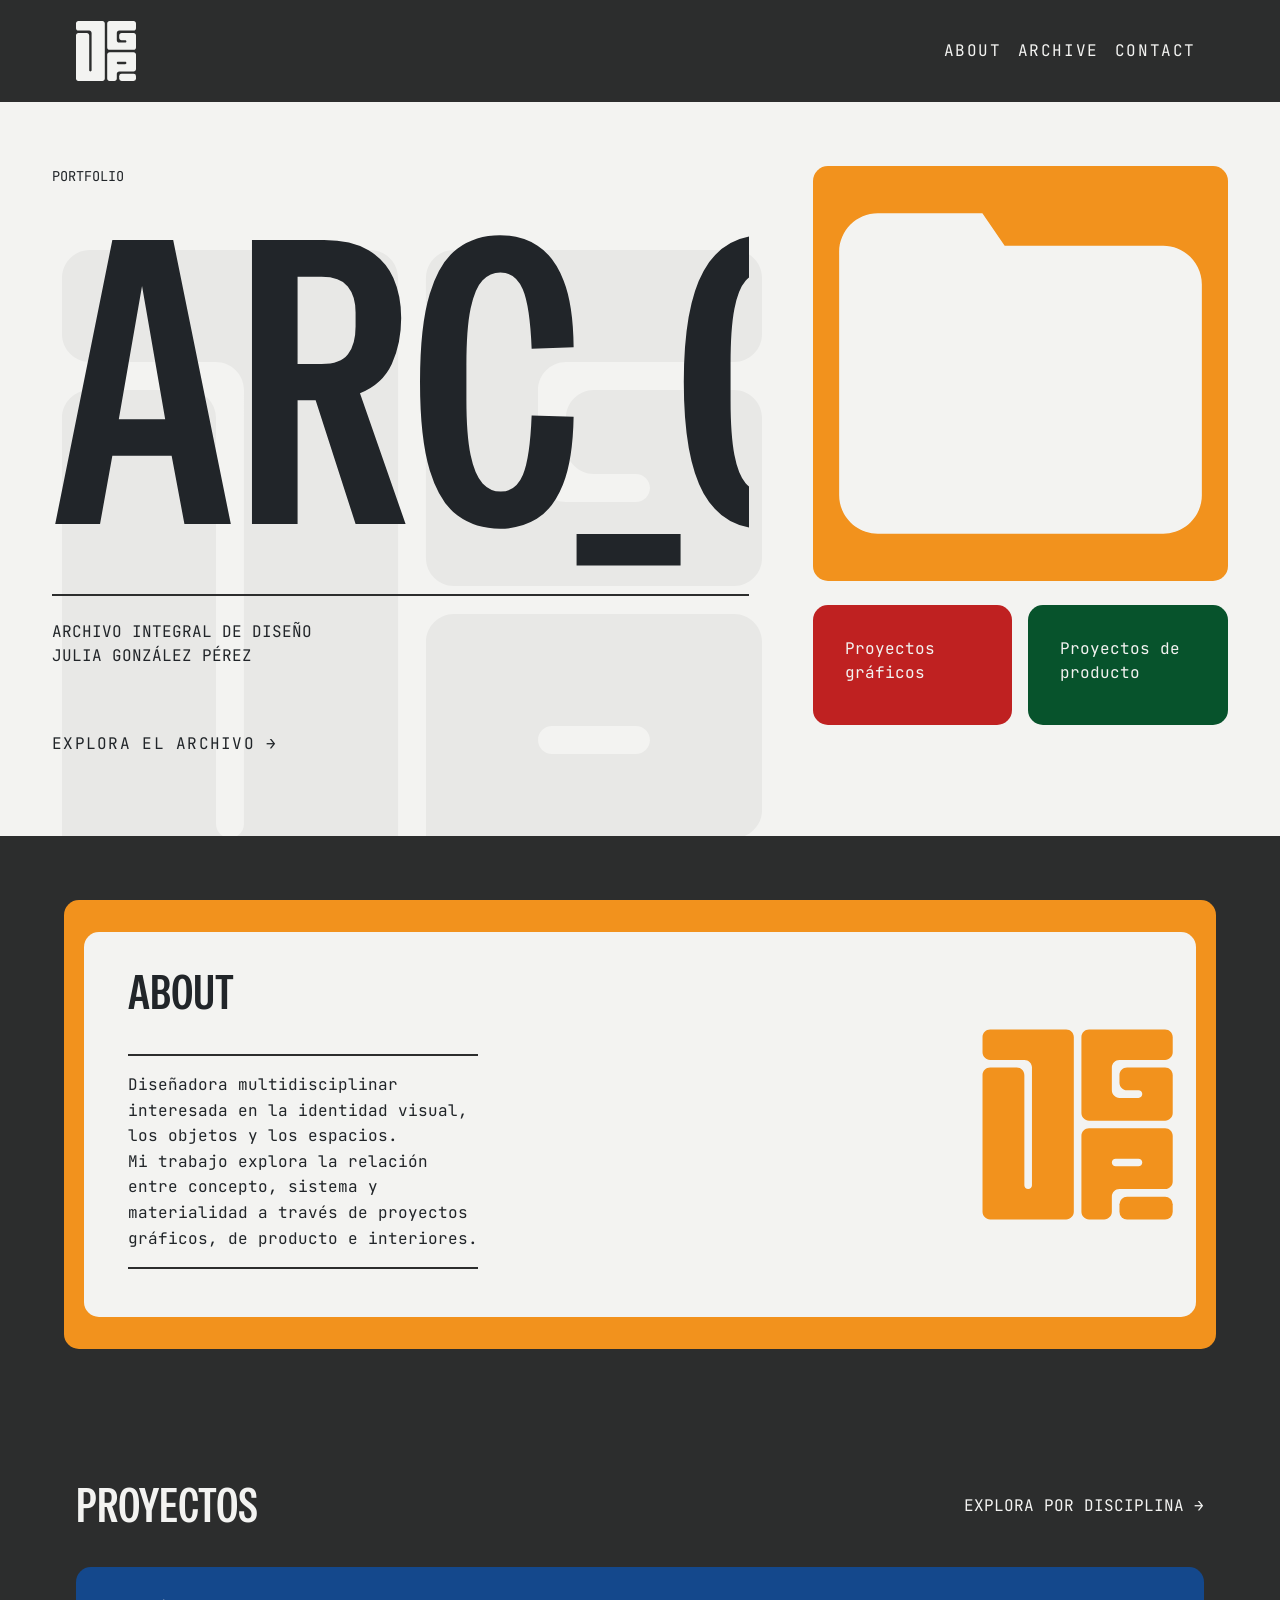
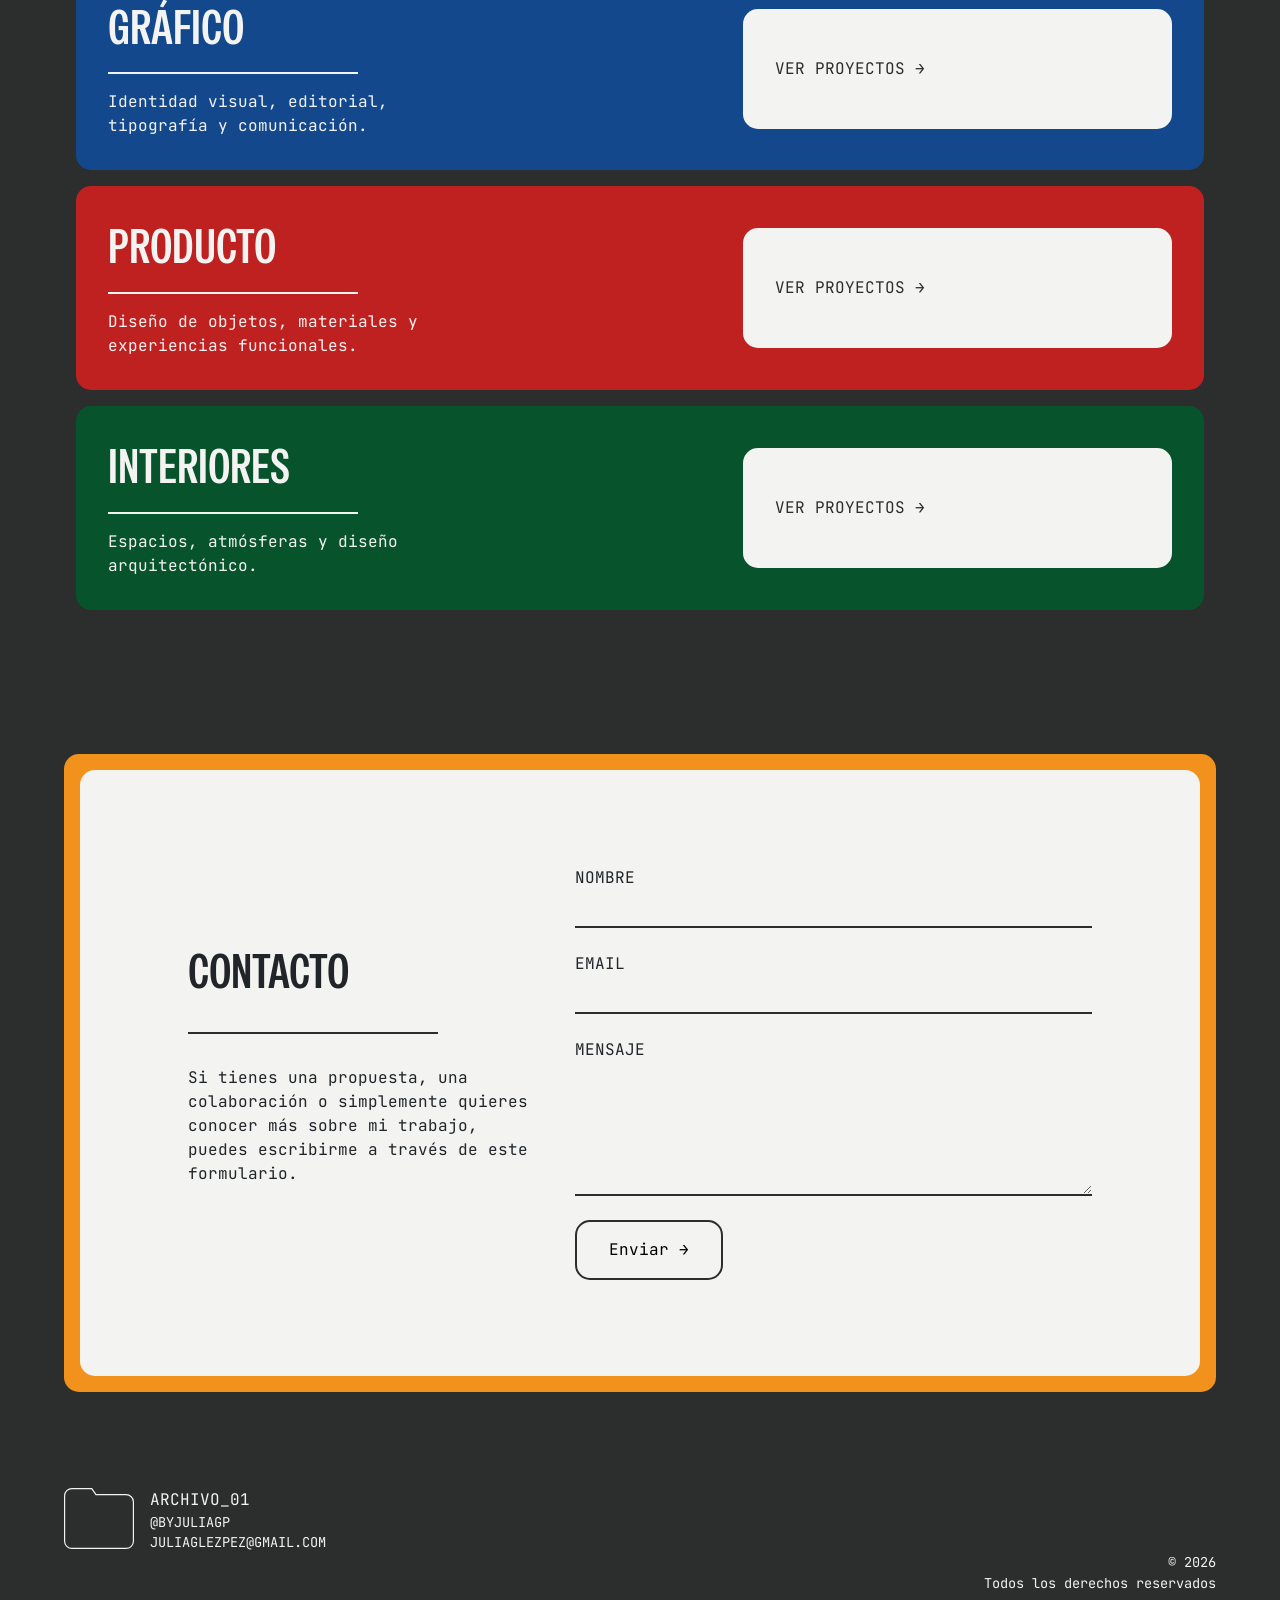
<file: index.html>
<!doctype html>
<html lang="en">
  <head>
    <meta charset="UTF-8" />
    <meta name="viewport" content="width=device-width, initial-scale=1.0" />
    <title>Arc | 01</title>
    <meta
      name="description"
      content="Portfolio de Julia González Pérez. Proyectos de diseño gráfico, diseño de producto e interiores."
    />

    <meta
      name="keywords"
      content="portfolio, diseño gráfico, branding, diseño de producto, interiores"
    />

    <meta name="author" content="Julia González Pérez" />
    <link rel="icon" type="image/svg+xml" href="img/logos/monograma.svg" />
    <link
      href="https://cdn.jsdelivr.net/npm/bootstrap@5.3.8/dist/css/bootstrap.min.css"
      rel="stylesheet"
    />
    <link rel="preconnect" href="https://fonts.googleapis.com" />
    <link rel="preconnect" href="https://fonts.gstatic.com" crossorigin />
    <link
      href="https://fonts.googleapis.com/css2?family=JetBrains+Mono:ital,wght@0,100..800;1,100..800&family=Special+Gothic+Condensed+One&display=swap"
      rel="stylesheet"
    />
    <link rel="stylesheet" href="css/style.css" />
    <script src="js/script.js" defer></script>
  </head>
  <body>
    <header>
      <nav class="navbar navbar-expand-lg navbar-dark portfolio__navbar">
        <div class="container-fluid">
          <a href="index.html" class="navbar-brand portfolio__navbar-logo">
            <img src="img/logos/monograma_blanco.svg" alt="Logo JGP" />
          </a>

          <button
            class="navbar-toggler"
            type="button"
            data-bs-toggle="collapse"
            data-bs-target="#portfolioMenu"
          >
            <span class="navbar-toggler-icon"></span>
          </button>

          <div class="collapse navbar-collapse" id="portfolioMenu">
            <ul class="navbar-nav ms-auto">
              <li class="nav-item">
                <a href="index.html#about" class="nav-link"> About </a>
              </li>

              <li class="nav-item">
                <a href="index.html#archive" class="nav-link"> Archive </a>
              </li>

              <li class="nav-item">
                <a href="index.html#contact" class="nav-link"> Contact </a>
              </li>
            </ul>
          </div>
        </div>
      </nav>
    </header>
    <main>
      <section class="hero__home">
        <div class="row">
          <div class="hero__watermark">
            <img src="img/logos/monograma.svg" alt="" aria-hidden="true" />
          </div>
          <div class="col-12 col-lg-7 hero__info">
            <div class="hero__header">
              <div class="hero__main">
                <p class="hero__label">Portfolio</p>

                <h1 class="hero__title">ARC_01</h1>

                <div class="hero__description">
                  <p>
                    Archivo integral de diseño
                    <br />
                    Julia González Pérez
                  </p>
                </div>
                <p class="hero__explore">Explora el archivo →</p>
              </div>

              <div class="hero__metadata">
                <div>
                  <span>Categorías</span>

                  <p>Interior</p>
                  <p>Gráfico</p>
                  <p>Producto</p>
                </div>

                <div>
                  <span>Ubicación</span>

                  <p>Madrid, ES</p>
                </div>

                <div>
                  <span>Año</span>

                  <p>2026</p>
                </div>
              </div>
            </div>
          </div>

          <div class="col-12 col-lg-5 hero__visual">
            <div class="hero__folder">
              <img
                src="img/logos/SVG/folder_amarilla.svg"
                alt="Archivo de proyectos"
              />
            </div>

            <div class="hero__cta">
              <a href="grafico.html"> Proyectos gráficos </a>

              <a href="producto.html"> Proyectos de producto </a>
            </div>
          </div>
        </div>
      </section>
      <section class="about animar-scroll" id="about">
        <div class="about__card">
          <div class="row align-items-center">
            <div class="col-12 col-lg-5">
              <div class="about__content">
                <h2 class="about__title">ABOUT</h2>

                <p class="about__text">
                  Diseñadora multidisciplinar interesada en la identidad visual,
                  los objetos y los espacios. <br />Mi trabajo explora la
                  relación entre concepto, sistema y materialidad a través de
                  proyectos gráficos, de producto e interiores.
                </p>
              </div>
            </div>

            <div class="col-12 col-lg-7">
              <div class="about__logo">
                <img
                  src="img/logos/monograma_amarillo-02.svg"
                  alt="Monograma amarillo JGP"
                />
              </div>
            </div>
          </div>
        </div>
      </section>
      <section class="proyectos animar-scroll" id="archive">
        <div class="container-fluid">
          <div class="proyectos__cabecera">
            <h2 class="proyectos__titulo">PROYECTOS</h2>

            <p class="proyectos__etiqueta">EXPLORA POR DISCIPLINA →</p>
          </div>

          <article class="proyectos__banner proyectos__banner--grafico">
            <div class="row align-items-center">
              <div class="col-12 col-lg-7">
                <div class="proyectos__contenido">
                  <h3 class="proyectos__nombre">GRÁFICO</h3>

                  <div class="proyectos__linea"></div>

                  <p class="proyectos__descripcion">
                    Identidad visual, editorial, tipografía y comunicación.
                  </p>
                </div>
              </div>

              <div class="col-12 col-lg-5">
                <a href="grafico.html" class="proyectos__cta">
                  VER PROYECTOS →
                </a>
              </div>
            </div>
          </article>

          <article class="proyectos__banner proyectos__banner--producto">
            <div class="row align-items-center">
              <div class="col-12 col-lg-7">
                <div class="proyectos__contenido">
                  <h3 class="proyectos__nombre">PRODUCTO</h3>

                  <div class="proyectos__linea"></div>

                  <p class="proyectos__descripcion">
                    Diseño de objetos, materiales y experiencias funcionales.
                  </p>
                </div>
              </div>

              <div class="col-12 col-lg-5">
                <a href="producto.html" class="proyectos__cta">
                  VER PROYECTOS →
                </a>
              </div>
            </div>
          </article>

          <article class="proyectos__banner proyectos__banner--interiores">
            <div class="row align-items-center">
              <div class="col-12 col-lg-7">
                <div class="proyectos__contenido">
                  <h3 class="proyectos__nombre">INTERIORES</h3>

                  <div class="proyectos__linea"></div>

                  <p class="proyectos__descripcion">
                    Espacios, atmósferas y diseño arquitectónico.
                  </p>
                </div>
              </div>

              <div class="col-12 col-lg-5">
                <a href="interiores.html" class="proyectos__cta">
                  VER PROYECTOS →
                </a>
              </div>
            </div>
          </article>
        </div>
      </section>
      <section id="contact" class="contacto animar-scroll">
        <div class="contacto__marco">
          <div class="contacto__contenido">
            <div class="container">
              <div class="row align-items-center">
                <div class="col-12 col-lg-5">
                  <div class="contacto__info">
                    <h2 class="contacto__titulo">CONTACTO</h2>

                    <div class="contacto__linea"></div>

                    <p class="contacto__texto">
                      Si tienes una propuesta, una colaboración o simplemente
                      quieres conocer más sobre mi trabajo, puedes escribirme a
                      través de este formulario.
                    </p>
                  </div>
                </div>

                <div class="col-12 col-lg-7">
                  <form
                    id="formulario-contacto"
                    class="contacto__formulario"
                    novalidate
                  >
                    <div class="mb-4">
                      <label for="nombre" class="contacto__label">
                        Nombre
                      </label>

                      <input
                        type="text"
                        id="nombre"
                        class="form-control contacto__input"
                      />

                      <div id="error-nombre" class="invalid-feedback"></div>
                    </div>

                    <div class="mb-4">
                      <label for="email" class="contacto__label"> Email </label>

                      <input
                        type="email"
                        id="email"
                        class="form-control contacto__input"
                      />

                      <div id="error-email" class="invalid-feedback"></div>
                    </div>

                    <div class="mb-4">
                      <label for="mensaje" class="contacto__label">
                        Mensaje
                      </label>

                      <textarea
                        id="mensaje"
                        rows="5"
                        class="form-control contacto__input"
                      ></textarea>

                      <div id="error-mensaje" class="invalid-feedback"></div>
                    </div>

                    <button type="submit" class="contacto__boton">
                      Enviar →
                    </button>
                  </form>
                </div>
              </div>
            </div>
          </div>
        </div>
      </section>
    </main>
    <footer>
      <div class="footer">
        <div class="footer__marca">
          <img src="img/logos/SVG/folder-borde.svg" alt="Archivo" />

          <div class="footer__texto">
            <p class="footer__nombre">ARCHIVO_01</p>

            <p class="footer__descripcion">
              @byjuliagp
              <br />
              juliaglezpez@gmail.com
            </p>
          </div>
        </div>

        <div class="footer__legal">
          <p>© 2026</p>
          <p>Todos los derechos reservados</p>
        </div>
      </div>
    </footer>

    <script src="https://cdn.jsdelivr.net/npm/bootstrap@5.3.8/dist/js/bootstrap.bundle.min.js"></script>
  </body>
</html>
</file>
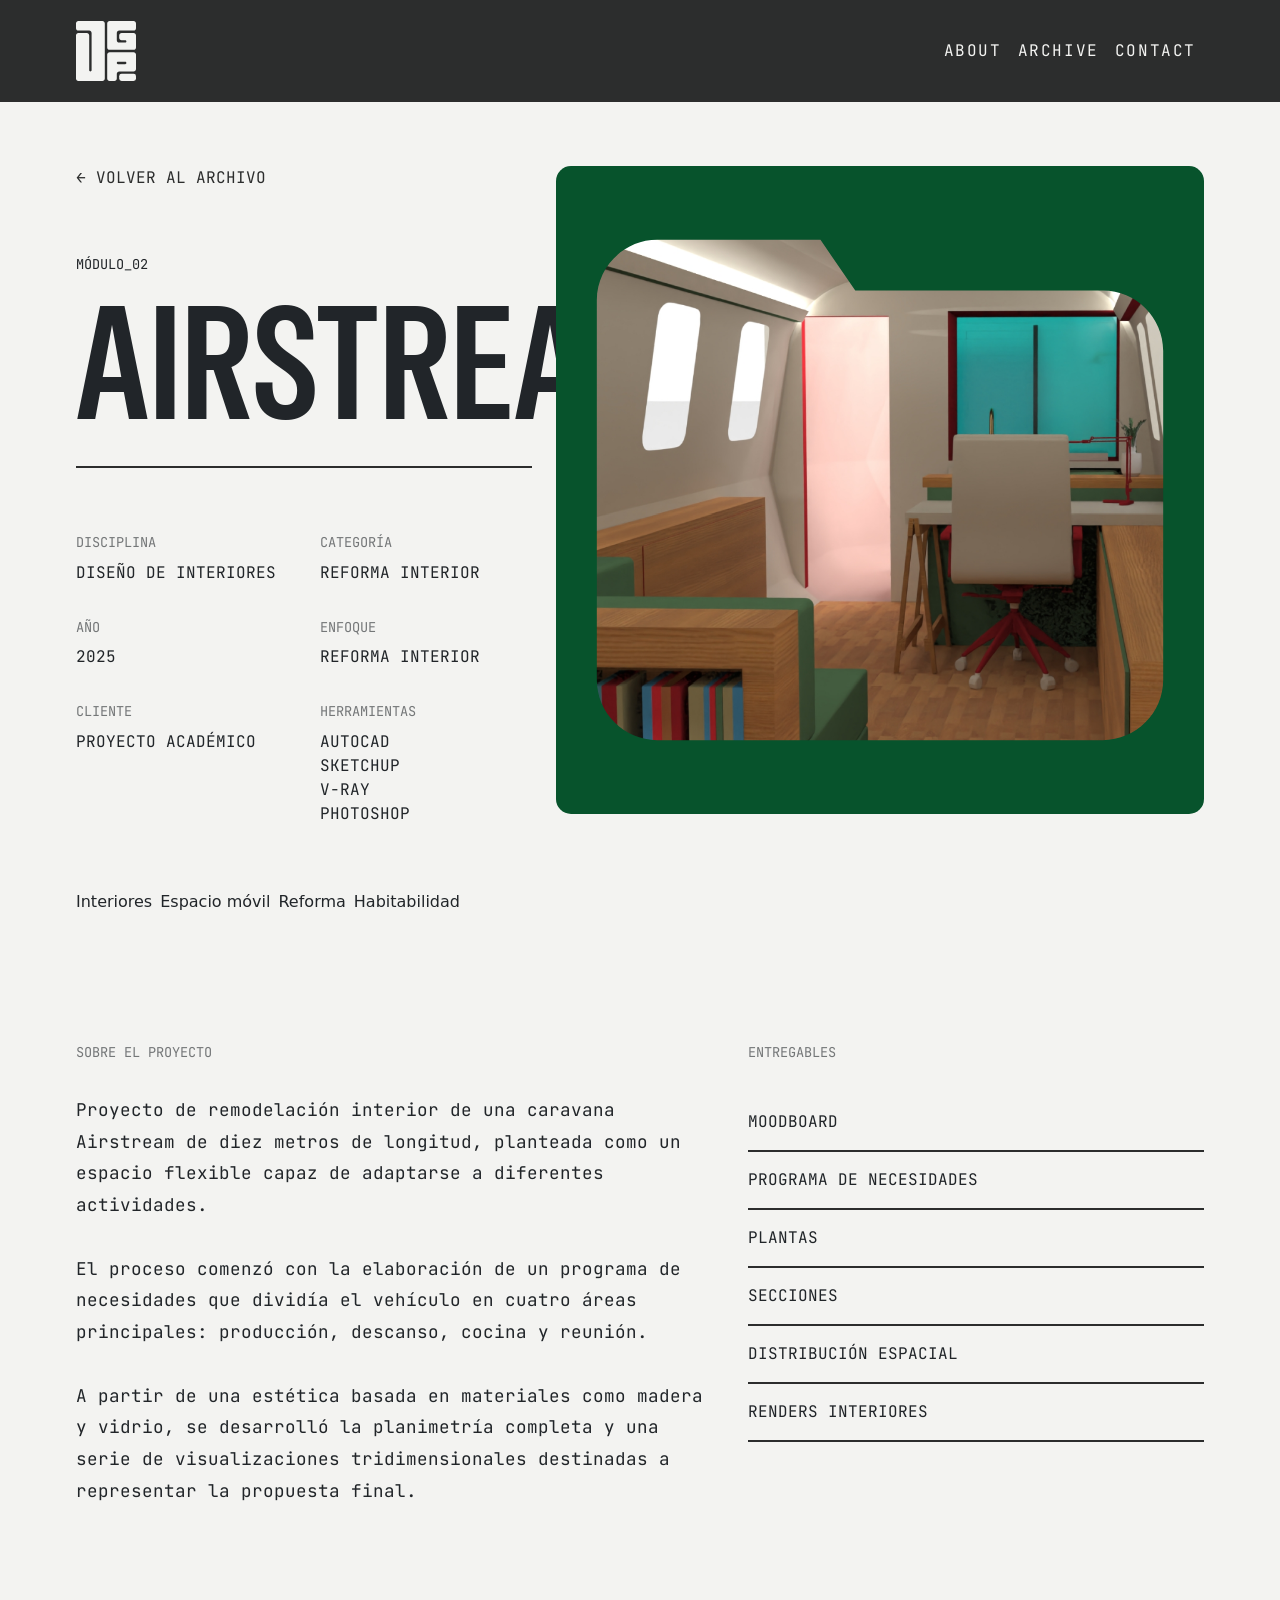
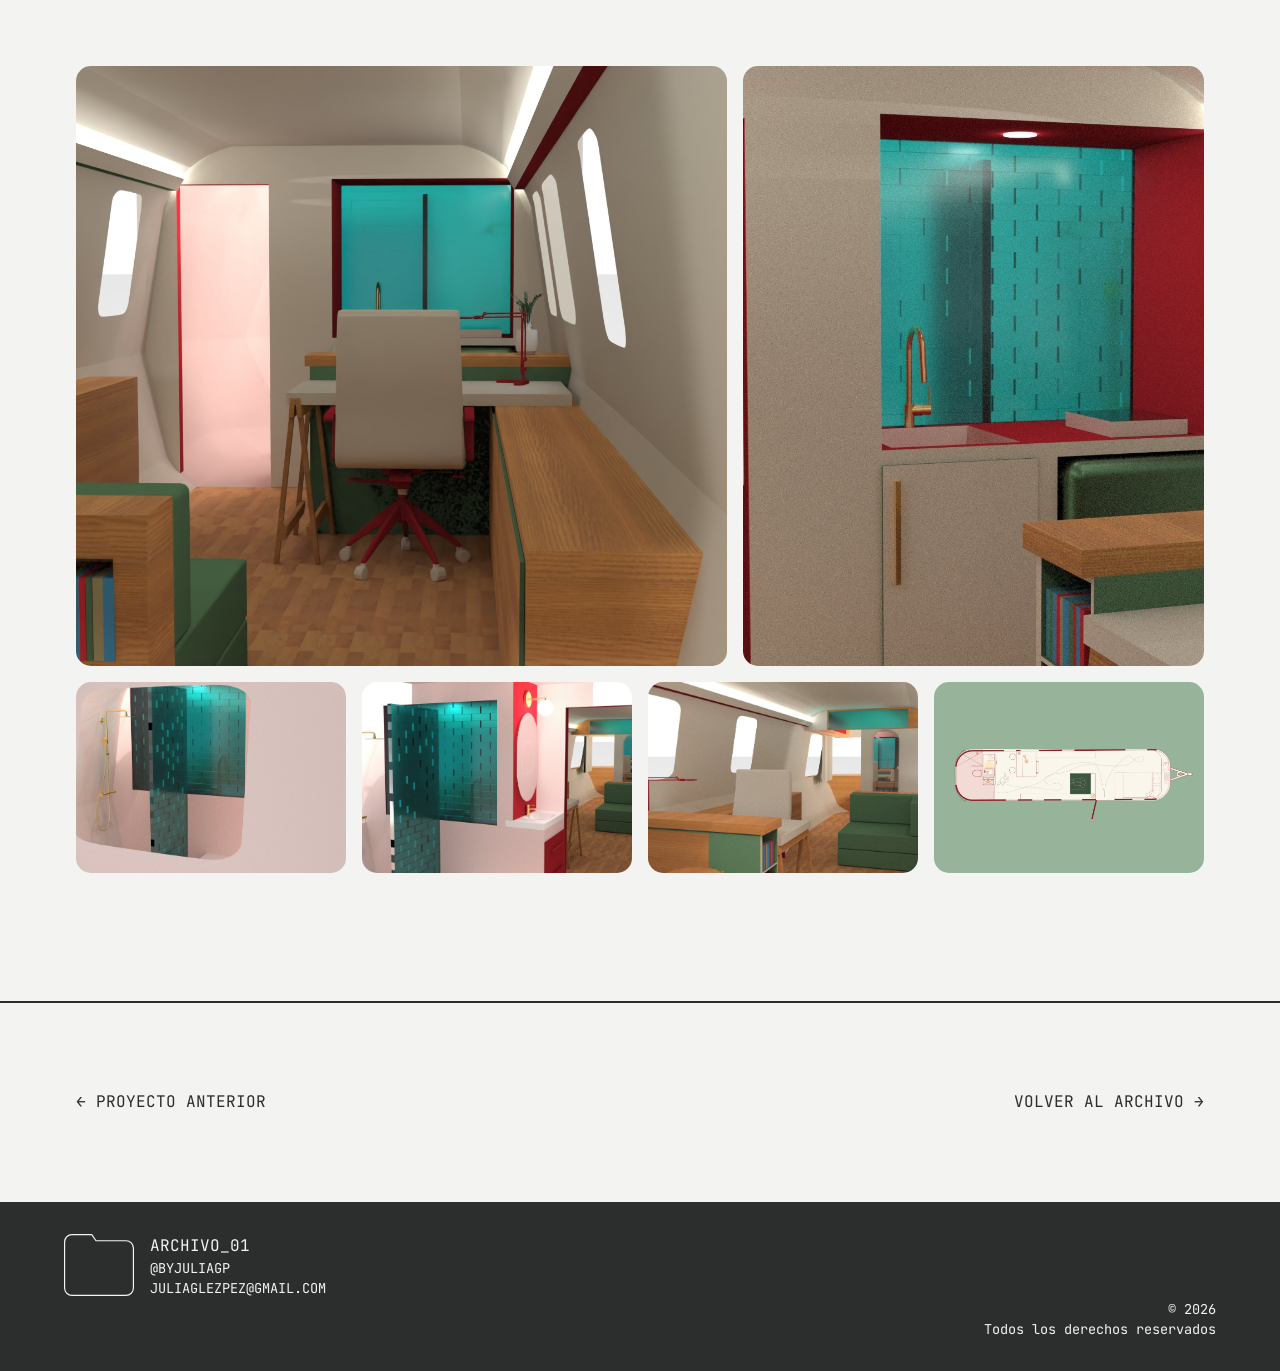
<file: Airstream.html>
<!doctype html>
<html lang="en">
  <head>
    <meta charset="UTF-8" />
    <meta name="viewport" content="width=device-width, initial-scale=1.0" />
    <title>Arc | INTERIORES</title>
    <meta
      name="description"
      content="Portfolio de Julia González Pérez. Proyectos de diseño gráfico, diseño de producto e interiores."
    />

    <meta
      name="keywords"
      content="portfolio, diseño gráfico, branding, diseño de producto, interiores"
    />

    <meta name="author" content="Julia González Pérez" />
    <link rel="icon" type="image/svg+xml" href="img/logos/monograma.svg" />
    <link
      href="https://cdn.jsdelivr.net/npm/bootstrap@5.3.8/dist/css/bootstrap.min.css"
      rel="stylesheet"
    />
    <link rel="preconnect" href="https://fonts.googleapis.com" />
    <link rel="preconnect" href="https://fonts.gstatic.com" crossorigin />
    <link
      href="https://fonts.googleapis.com/css2?family=JetBrains+Mono:ital,wght@0,100..800;1,100..800&family=Special+Gothic+Condensed+One&display=swap"
      rel="stylesheet"
    />
    <link rel="stylesheet" href="css/style.css" />
    <script src="js/script.js" defer></script>
  </head>
  <body>
    <header>
      <nav class="navbar navbar-expand-lg navbar-dark portfolio__navbar">
        <div class="container-fluid">
          <a href="index.html" class="navbar-brand portfolio__navbar-logo">
            <img src="img/logos/monograma_blanco.svg" alt="Logo JGP" />
          </a>

          <button
            class="navbar-toggler"
            type="button"
            data-bs-toggle="collapse"
            data-bs-target="#portfolioMenu"
          >
            <span class="navbar-toggler-icon"></span>
          </button>

          <div class="collapse navbar-collapse" id="portfolioMenu">
            <ul class="navbar-nav ms-auto">
              <li class="nav-item">
                <a href="index.html#about" class="nav-link"> About </a>
              </li>

              <li class="nav-item">
                <a href="index.html#archive" class="nav-link"> Archive </a>
              </li>

              <li class="nav-item">
                <a href="index.html#contact" class="nav-link"> Contact </a>
              </li>
            </ul>
          </div>
        </div>
      </nav>
    </header>
    <main>
      <section class="proyecto__hero">
        <div class="container-fluid">
          <div class="row g-4 align-items-start">
            <div class="col-12 col-lg-5">
              <div class="proyecto__hero-info">
                <a href="interiores.html" class="proyecto__volver">
                  ← Volver al archivo
                </a>

                <p class="proyecto__etiqueta">MÓDULO_02</p>

                <h1 class="proyecto__titulo">AIRSTREAM</h1>

                <div class="proyecto__metadatos">
                  <div class="proyecto__dato">
                    <span>DISCIPLINA</span>
                    <p>Diseño de interiores</p>
                  </div>

                  <div class="proyecto__dato">
                    <span>CATEGORÍA</span>
                    <p>Reforma interior</p>
                  </div>

                  <div class="proyecto__dato">
                    <span>AÑO</span>
                    <p>2025</p>
                  </div>

                  <div class="proyecto__dato">
                    <span>ENFOQUE</span>
                    <p>Reforma interior</p>
                  </div>

                  <div class="proyecto__dato">
                    <span>CLIENTE</span>
                    <p>Proyecto académico</p>
                  </div>

                  <div class="proyecto__dato">
                    <span>HERRAMIENTAS</span>
                    <p>
                      AutoCAD<br />
                      SketchUp<br />
                      V-Ray<br />
                      Photoshop
                    </p>
                  </div>
                </div>

                <div class="proyecto__tags">
                  <span class="categoria__tag">Interiores</span>
                  <span class="categoria__tag">Espacio móvil</span>
                  <span class="categoria__tag">Reforma</span>
                  <span class="categoria__tag">Habitabilidad</span>
                </div>
              </div>
            </div>

            <div class="col-12 col-lg-7">
              <div class="proyecto__hero-imagen">
                <img
                  src="img/interiores/airstream/hero_proyecto_ast.svg"
                  alt="Airstream"
                />
              </div>
            </div>
          </div>
        </div>
      </section>

      <section class="proyecto__info">
        <div class="container-fluid">
          <div class="row">
            <div class="col-12 col-lg-7">
              <div class="proyecto__descripcion">
                <p class="proyecto__apartado">SOBRE EL PROYECTO</p>

                <p class="proyecto__texto">
                  Proyecto de remodelación interior de una caravana Airstream de
                  diez metros de longitud, planteada como un espacio flexible
                  capaz de adaptarse a diferentes actividades.
                </p>

                <p class="proyecto__texto">
                  El proceso comenzó con la elaboración de un programa de
                  necesidades que dividía el vehículo en cuatro áreas
                  principales: producción, descanso, cocina y reunión.
                </p>

                <p class="proyecto__texto">
                  A partir de una estética basada en materiales como madera y
                  vidrio, se desarrolló la planimetría completa y una serie de
                  visualizaciones tridimensionales destinadas a representar la
                  propuesta final.
                </p>
              </div>
            </div>

            <div class="col-12 col-lg-5">
              <div class="proyecto__entregables">
                <p class="proyecto__apartado">ENTREGABLES</p>

                <ul class="proyecto__lista">
                  <li>Moodboard</li>
                  <li>Programa de necesidades</li>
                  <li>Plantas</li>
                  <li>Secciones</li>
                  <li>Distribución espacial</li>
                  <li>Renders interiores</li>
                </ul>
              </div>
            </div>
          </div>
        </div>
      </section>

      <section class="proyecto__galeria">
        <div class="container-fluid">
          <div class="row g-3">
            <div class="col-12 col-lg-7">
              <img
                src="img/interiores/airstream/Render 1.jpg"
                alt="Airstream"
                class="proyecto__imagen proyecto__imagen--grande"
              />
            </div>

            <div class="col-12 col-lg-5">
              <img
                src="img/interiores/airstream/Render 2.jpg"
                alt="Airstream"
                class="proyecto__imagen proyecto__imagen--vertical"
              />
            </div>

            <div class="col-6 col-lg-3">
              <img
                src="img/interiores/airstream/Render 3.jpg"
                alt="Airstream"
                class="proyecto__imagen"
              />
            </div>

            <div class="col-6 col-lg-3">
              <img
                src="img/interiores/airstream/Render 4.jpg"
                alt="Airstream"
                class="proyecto__imagen"
              />
            </div>

            <div class="col-6 col-lg-3">
              <img
                src="img/interiores/airstream/Render 5.jpg"
                alt="Airstream"
                class="proyecto__imagen"
              />
            </div>

            <div class="col-6 col-lg-3">
              <img
                src="img/interiores/airstream/Caravana colorear-01.jpg"
                alt="Airstream"
                class="proyecto__imagen"
              />
            </div>
          </div>
        </div>
      </section>

      <section class="proyecto__navegacion">
        <div class="container-fluid">
          <div class="row align-items-center">
            <div class="col-4">
              <a
                href="relectio.html"
                class="proyecto__nav proyecto__nav--anterior"
              >
                ← Proyecto anterior
              </a>
            </div>

            <div class="col-4 text-center">
              <img
                src="img/logos/SVG/folder-borde.svg"
                alt="Archivo"
                class="proyecto__nav-logo"
              />
            </div>

            <div class="col-4 text-end">
              <a
                href="interiores.html"
                class="proyecto__nav proyecto__nav--siguiente"
              >
                Volver al archivo →
              </a>
            </div>
          </div>
        </div>
      </section>
    </main>
    <footer>
      <div class="footer">
        <div class="footer__marca">
          <img src="img/logos/SVG/folder-borde.svg" alt="Archivo" />

          <div class="footer__texto">
            <p class="footer__nombre">ARCHIVO_01</p>

            <p class="footer__descripcion">
              @byjuliagp
              <br />
              juliaglezpez@gmail.com
            </p>
          </div>
        </div>

        <div class="footer__legal">
          <p>© 2026</p>
          <p>Todos los derechos reservados</p>
        </div>
      </div>
    </footer>
  </body>
</html>
</file>
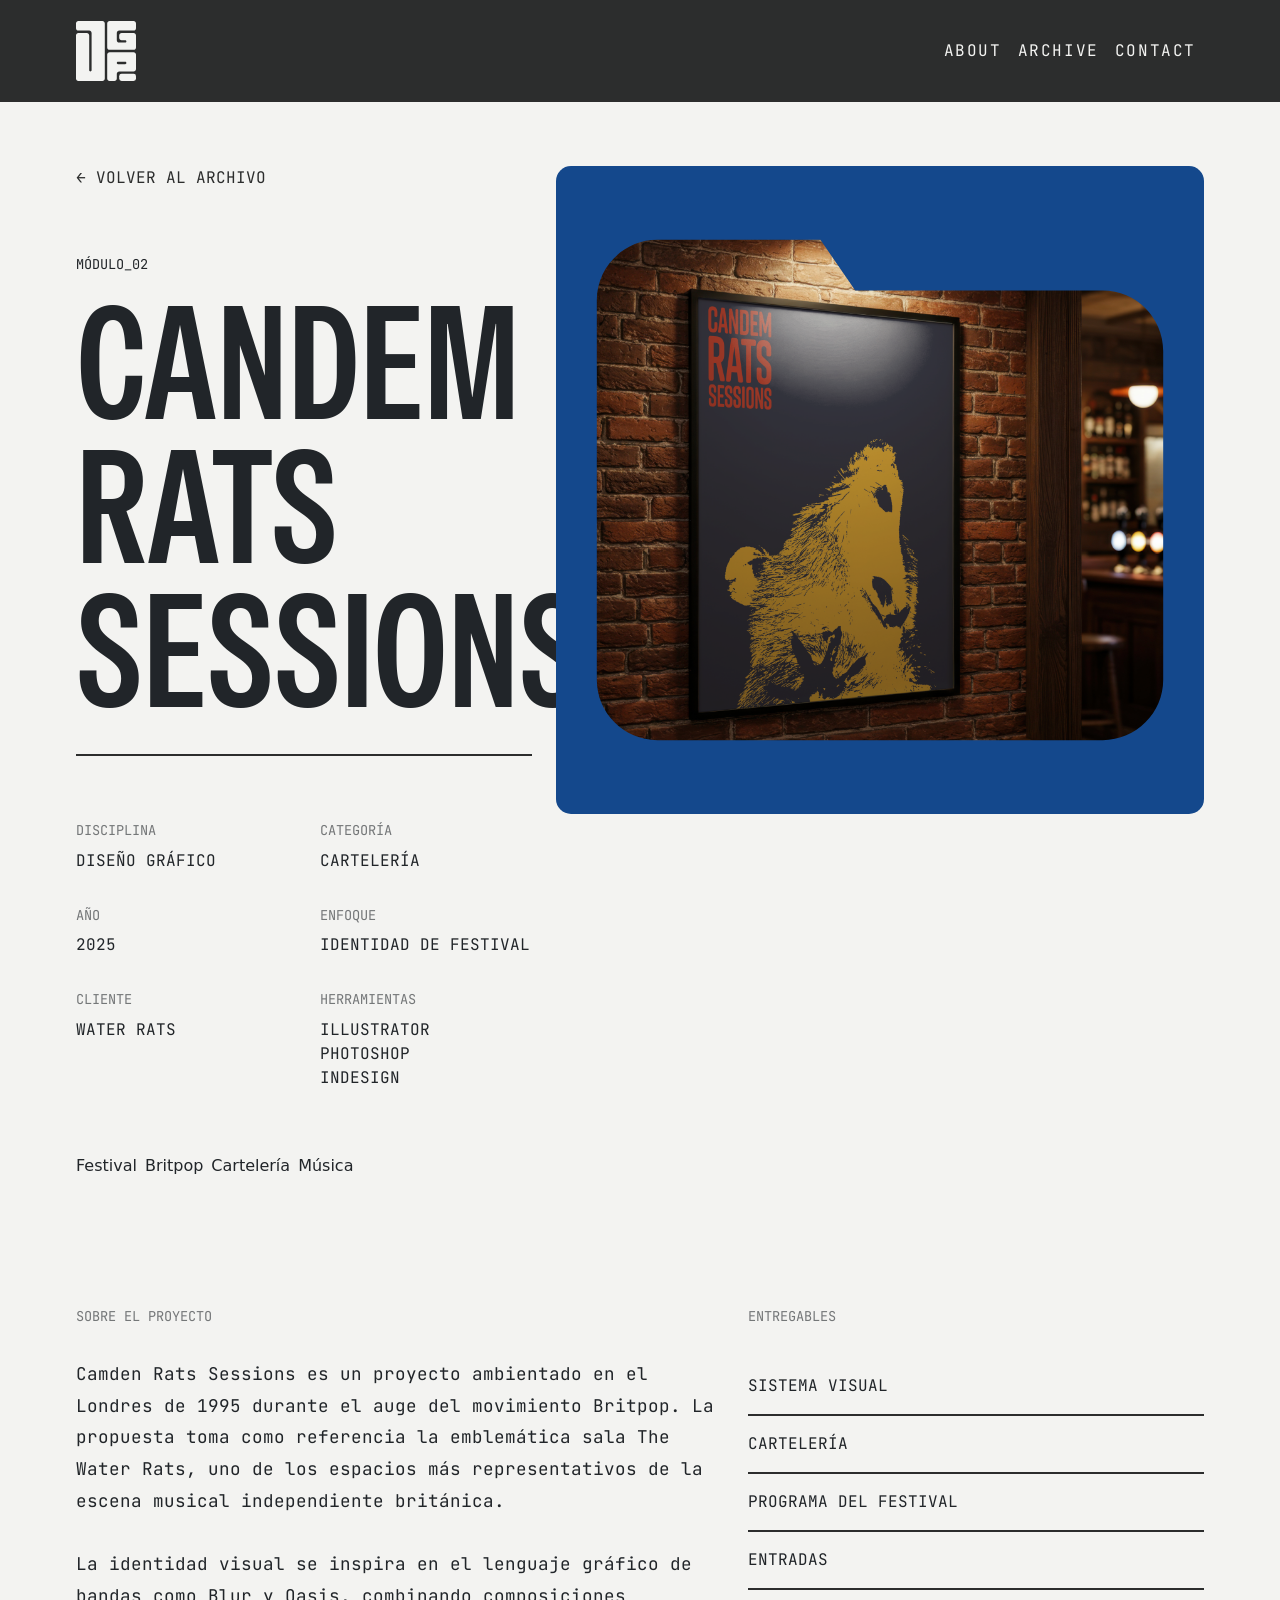
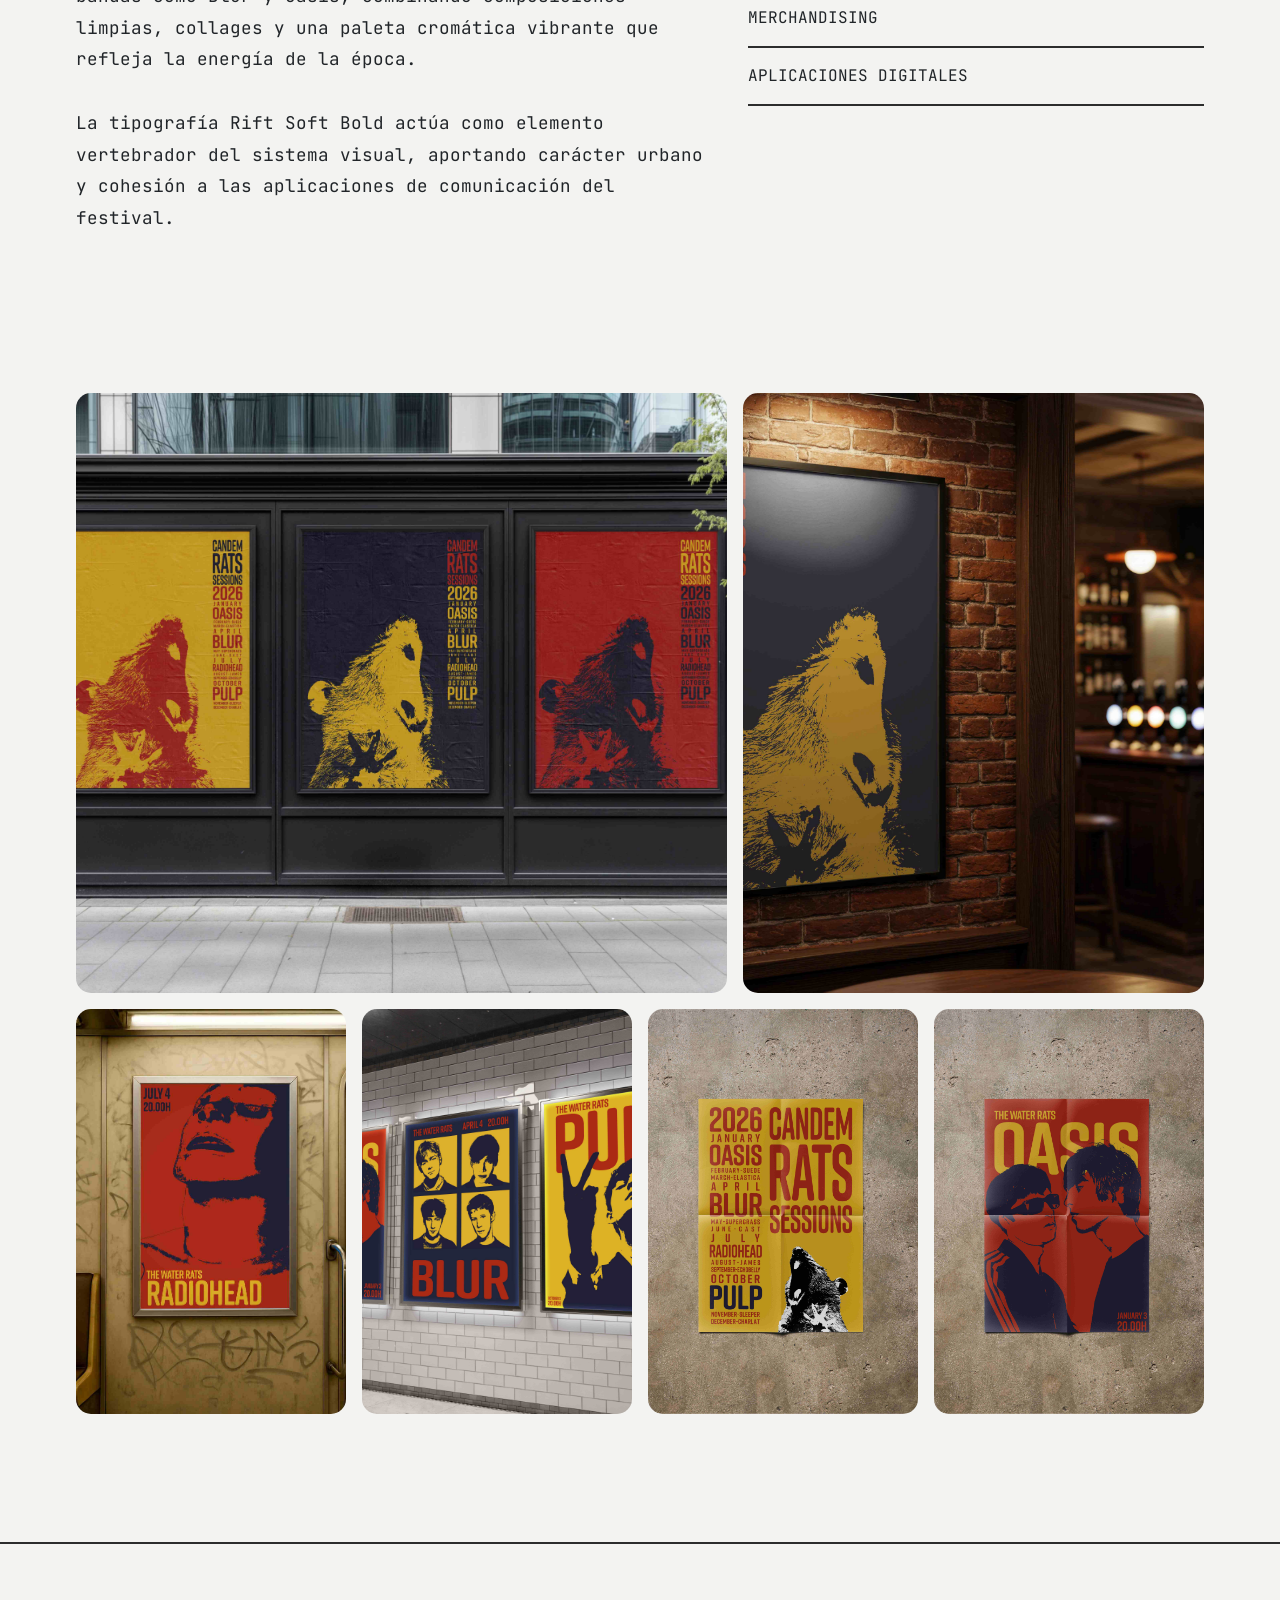
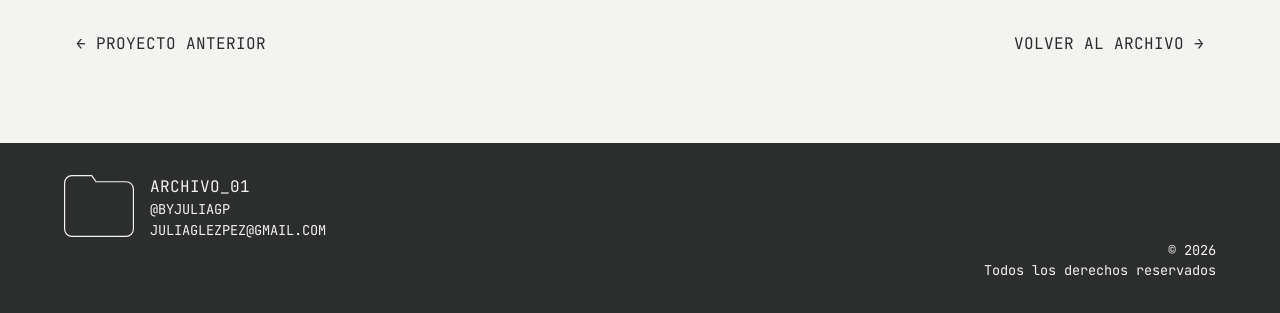
<file: candem-rats.html>
<!doctype html>
<html lang="en">
  <head>
    <meta charset="UTF-8" />
    <meta name="viewport" content="width=device-width, initial-scale=1.0" />
    <title>Arc | GRÁFICO</title>
    <meta
      name="description"
      content="Portfolio de Julia González Pérez. Proyectos de diseño gráfico, diseño de producto e interiores."
    />

    <meta
      name="keywords"
      content="portfolio, diseño gráfico, branding, diseño de producto, interiores"
    />

    <meta name="author" content="Julia González Pérez" />
    <link rel="icon" type="image/svg+xml" href="img/logos/monograma.svg" />
    <link
      href="https://cdn.jsdelivr.net/npm/bootstrap@5.3.8/dist/css/bootstrap.min.css"
      rel="stylesheet"
    />
    <link rel="preconnect" href="https://fonts.googleapis.com" />
    <link rel="preconnect" href="https://fonts.gstatic.com" crossorigin />
    <link
      href="https://fonts.googleapis.com/css2?family=JetBrains+Mono:ital,wght@0,100..800;1,100..800&family=Special+Gothic+Condensed+One&display=swap"
      rel="stylesheet"
    />
    <link rel="stylesheet" href="css/style.css" />
    <script src="js/script.js" defer></script>
  </head>
  <body>
    <header>
      <nav class="navbar navbar-expand-lg navbar-dark portfolio__navbar">
        <div class="container-fluid">
          <a href="index.html" class="navbar-brand portfolio__navbar-logo">
            <img src="img/logos/monograma_blanco.svg" alt="Logo JGP" />
          </a>

          <button
            class="navbar-toggler"
            type="button"
            data-bs-toggle="collapse"
            data-bs-target="#portfolioMenu"
          >
            <span class="navbar-toggler-icon"></span>
          </button>

          <div class="collapse navbar-collapse" id="portfolioMenu">
            <ul class="navbar-nav ms-auto">
              <li class="nav-item">
                <a href="index.html#about" class="nav-link"> About </a>
              </li>

              <li class="nav-item">
                <a href="index.html#archive" class="nav-link"> Archive </a>
              </li>

              <li class="nav-item">
                <a href="index.html#contact" class="nav-link"> Contact </a>
              </li>
            </ul>
          </div>
        </div>
      </nav>
    </header>
    <main>
      <section class="proyecto__hero">
        <div class="container-fluid">
          <div class="row g-4 align-items-start">
            <div class="col-12 col-lg-5">
              <div class="proyecto__hero-info">
                <a href="grafico.html" class="proyecto__volver">
                  ← Volver al archivo
                </a>

                <p class="proyecto__etiqueta">MÓDULO_02</p>

                <h1 class="proyecto__titulo">
                  CANDEM RATS
                  <br />
                  SESSIONS
                </h1>

                <div class="proyecto__metadatos">
                  <div class="proyecto__dato">
                    <span>DISCIPLINA</span>
                    <p>Diseño gráfico</p>
                  </div>

                  <div class="proyecto__dato">
                    <span>CATEGORÍA</span>
                    <p>Cartelería</p>
                  </div>

                  <div class="proyecto__dato">
                    <span>AÑO</span>
                    <p>2025</p>
                  </div>

                  <div class="proyecto__dato">
                    <span>ENFOQUE</span>
                    <p>Identidad de festival</p>
                  </div>

                  <div class="proyecto__dato">
                    <span>CLIENTE</span>
                    <p>Water Rats</p>
                  </div>

                  <div class="proyecto__dato">
                    <span>HERRAMIENTAS</span>
                    <p>
                      Illustrator<br />
                      Photoshop<br />
                      InDesign
                    </p>
                  </div>
                </div>

                <div class="proyecto__tags">
                  <span class="categoria__tag">Festival</span>
                  <span class="categoria__tag">Britpop</span>
                  <span class="categoria__tag">Cartelería</span>
                  <span class="categoria__tag">Música</span>
                </div>
              </div>
            </div>
            <div class="col-12 col-lg-7">
              <div class="proyecto__hero-imagen">
                <img
                  src="img/grafico/candem_rats/hero_proyecto_crs.svg"
                  alt="Candem Rats Sessions"
                />
              </div>
            </div>
          </div>
        </div>
      </section>
      <section class="proyecto__info">
        <div class="container-fluid">
          <div class="row">
            <div class="col-12 col-lg-7">
              <div class="proyecto__descripcion">
                <p class="proyecto__apartado">SOBRE EL PROYECTO</p>

                <p class="proyecto__texto">
                  Camden Rats Sessions es un proyecto ambientado en el Londres
                  de 1995 durante el auge del movimiento Britpop. La propuesta
                  toma como referencia la emblemática sala The Water Rats, uno
                  de los espacios más representativos de la escena musical
                  independiente británica.
                </p>

                <p class="proyecto__texto">
                  La identidad visual se inspira en el lenguaje gráfico de
                  bandas como Blur y Oasis, combinando composiciones limpias,
                  collages y una paleta cromática vibrante que refleja la
                  energía de la época.
                </p>

                <p class="proyecto__texto">
                  La tipografía Rift Soft Bold actúa como elemento vertebrador
                  del sistema visual, aportando carácter urbano y cohesión a las
                  aplicaciones de comunicación del festival.
                </p>
              </div>
            </div>

            <div class="col-12 col-lg-5">
              <div class="proyecto__entregables">
                <p class="proyecto__apartado">ENTREGABLES</p>

                <ul class="proyecto__lista">
                  <li>Sistema visual</li>
                  <li>Cartelería</li>
                  <li>Programa del festival</li>
                  <li>Entradas</li>
                  <li>Merchandising</li>
                  <li>Aplicaciones digitales</li>
                </ul>
              </div>
            </div>
          </div>
        </div>
      </section>
      <section class="proyecto__galeria">
        <div class="container-fluid">
          <div class="row g-3">
            <div class="col-12 col-lg-7">
              <img
                src="img/grafico/candem_rats/3 carteles principales.jpg"
                alt="La Casa Encendida"
                class="proyecto__imagen proyecto__imagen--grande"
              />
            </div>

            <div class="col-12 col-lg-5">
              <img
                src="img/grafico/candem_rats/Cartel en el pub.jpg"
                alt="La Casa Encendida"
                class="proyecto__imagen proyecto__imagen--vertical"
              />
            </div>

            <div class="col-6 col-lg-3">
              <img
                src="img/grafico/candem_rats/metro dentro.jpg"
                alt="La Casa Encendida"
                class="proyecto__imagen"
              />
            </div>

            <div class="col-6 col-lg-3">
              <img
                src="img/grafico/candem_rats/3 carteles metro.jpg"
                alt="La Casa Encendida"
                class="proyecto__imagen"
              />
            </div>

            <div class="col-6 col-lg-3">
              <img
                src="img/grafico/candem_rats/flyer pulp atras.jpg"
                alt="La Casa Encendida"
                class="proyecto__imagen"
              />
            </div>

            <div class="col-6 col-lg-3">
              <img
                src="img/grafico/candem_rats/flyer oasis frontal.jpg"
                alt="La Casa Encendida"
                class="proyecto__imagen"
              />
            </div>
          </div>
        </div>
      </section>
      <section class="proyecto__navegacion">
        <div class="container-fluid">
          <div class="row align-items-center">
            <div class="col-4">
              <a
                href="casa-encendida.html"
                class="proyecto__nav proyecto__nav--anterior"
              >
                ← Proyecto anterior
              </a>
            </div>

            <div class="col-4 text-center">
              <img
                src="img/logos/SVG/folder-borde.svg"
                alt="Archivo"
                class="proyecto__nav-logo"
              />
            </div>

            <div class="col-4 text-end">
              <a
                href="grafico.html"
                class="proyecto__nav proyecto__nav--siguiente"
              >
                Volver al archivo →
              </a>
            </div>
          </div>
        </div>
      </section>
    </main>
    <footer>
      <div class="footer">
        <div class="footer__marca">
          <img src="img/logos/SVG/folder-borde.svg" alt="Archivo" />

          <div class="footer__texto">
            <p class="footer__nombre">ARCHIVO_01</p>

            <p class="footer__descripcion">
              @byjuliagp
              <br />
              juliaglezpez@gmail.com
            </p>
          </div>
        </div>

        <div class="footer__legal">
          <p>© 2026</p>
          <p>Todos los derechos reservados</p>
        </div>
      </div>
    </footer>
  </body>
</html>
</file>
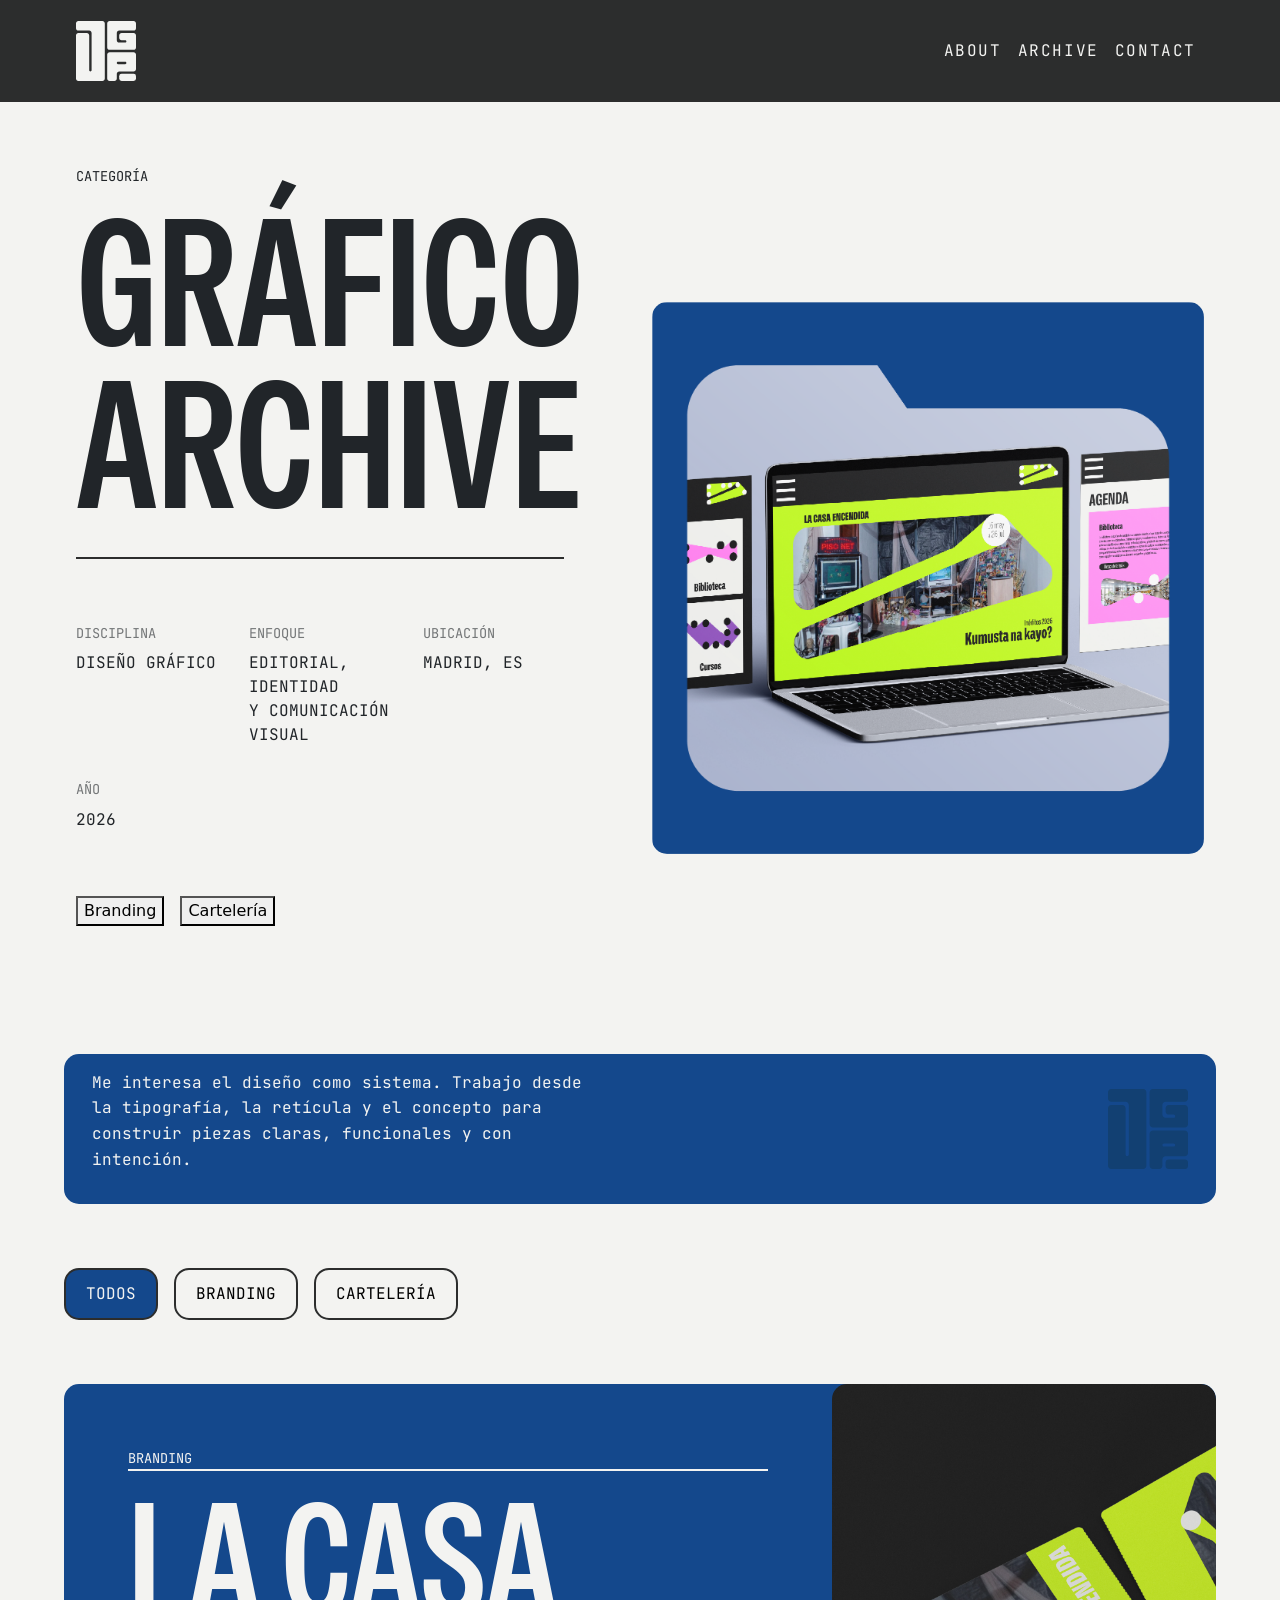
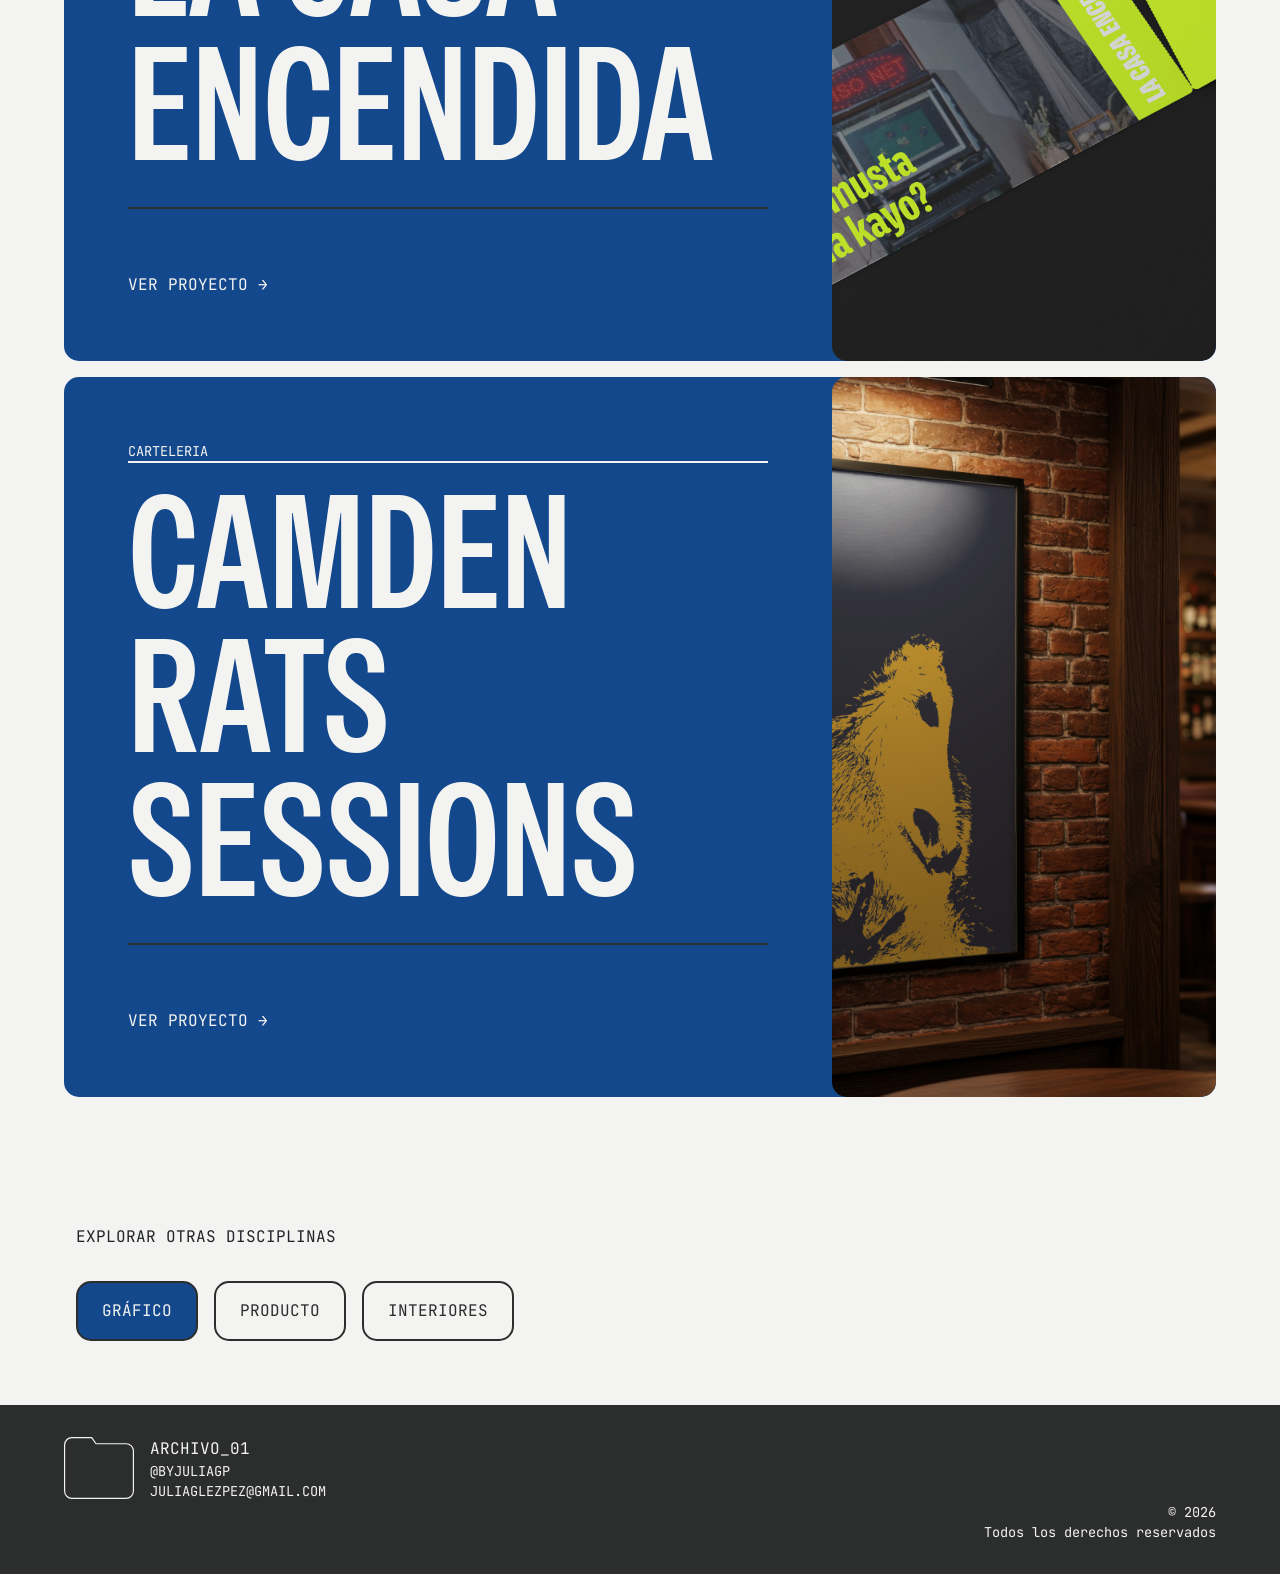
<file: grafico.html>
<!doctype html>
<html lang="en">
  <head>
    <meta charset="UTF-8" />
    <meta name="viewport" content="width=device-width, initial-scale=1.0" />
    <title>Arc | GRÁFICO</title>
    <meta
      name="description"
      content="Portfolio de Julia González Pérez. Proyectos de diseño gráfico, diseño de producto e interiores."
    />

    <meta
      name="keywords"
      content="portfolio, diseño gráfico, branding, diseño de producto, interiores"
    />

    <meta name="author" content="Julia González Pérez" />
    <link rel="icon" type="image/svg+xml" href="img/logos/monograma.svg" />
    <link
      href="https://cdn.jsdelivr.net/npm/bootstrap@5.3.8/dist/css/bootstrap.min.css"
      rel="stylesheet"
    />
    <link rel="preconnect" href="https://fonts.googleapis.com" />
    <link rel="preconnect" href="https://fonts.gstatic.com" crossorigin />
    <link
      href="https://fonts.googleapis.com/css2?family=JetBrains+Mono:ital,wght@0,100..800;1,100..800&family=Special+Gothic+Condensed+One&display=swap"
      rel="stylesheet"
    />
    <link rel="stylesheet" href="css/style.css" />
    <script src="js/proyectos.js" defer></script>
  </head>
  <body>
    <header>
      <nav class="navbar navbar-expand-lg navbar-dark portfolio__navbar">
        <div class="container-fluid">
          <a href="index.html" class="navbar-brand portfolio__navbar-logo">
            <img src="img/logos/monograma_blanco.svg" alt="Logo JGP" />
          </a>

          <button
            class="navbar-toggler"
            type="button"
            data-bs-toggle="collapse"
            data-bs-target="#portfolioMenu"
          >
            <span class="navbar-toggler-icon"></span>
          </button>

          <div class="collapse navbar-collapse" id="portfolioMenu">
            <ul class="navbar-nav ms-auto">
              <li class="nav-item">
                <a href="index.html#about" class="nav-link"> About </a>
              </li>

              <li class="nav-item">
                <a href="index.html#archive" class="nav-link"> Archive </a>
              </li>

              <li class="nav-item">
                <a href="index.html#contact" class="nav-link"> Contact </a>
              </li>
            </ul>
          </div>
        </div>
      </nav>
    </header>
    <main class="categoria__grafico">
      <section class="categoria__hero">
        <div class="container-fluid">
          <div class="row align-items-center">
            <div class="col-12 col-lg-6">
              <div class="categoria__contenido">
                <p class="categoria__etiqueta">CATEGORÍA</p>

                <h1 class="categoria__titulo">
                  GRÁFICO
                  <br />
                  ARCHIVE
                </h1>

                <div class="categoria__metadatos">
                  <div class="categoria__dato">
                    <span>DISCIPLINA</span>
                    <p>Diseño gráfico</p>
                  </div>

                  <div class="categoria__dato">
                    <span>ENFOQUE</span>
                    <p>
                      Editorial, identidad
                      <br />
                      y comunicación visual
                    </p>
                  </div>

                  <div class="categoria__dato">
                    <span>UBICACIÓN</span>
                    <p>Madrid, ES</p>
                  </div>

                  <div class="categoria__dato">
                    <span>AÑO</span>
                    <p>2026</p>
                  </div>
                </div>

                <div class="categoria__filtros">
                  <button class="categoria__tag">Branding</button>

                  <button class="categoria__tag">Cartelería</button>
                </div>
              </div>
            </div>

            <div class="col-12 col-lg-6">
              <div class="categoria__imagen">
                <img
                  src="img/hero/hero-grafico.webp"
                  alt="Proyecto destacado"
                />
              </div>
            </div>
          </div>
        </div>
      </section>
      <section class="categoria__enfoque">
        <div class="container-fluid">
          <div class="row align-items-center">
            <div class="col-12 col-lg-6">
              <div class="categoria__enfoque-contenido">
                <p class="categoria__enfoque-texto">
                  Me interesa el diseño como sistema. Trabajo desde la
                  tipografía, la retícula y el concepto para construir piezas
                  claras, funcionales y con intención.
                </p>
              </div>
            </div>

            <div class="col-12 col-lg-6">
              <div class="categoria__enfoque-logo">
                <img src="img/logos/monograma_azul.svg" alt="Monograma" />
              </div>
            </div>
          </div>
        </div>
      </section>
      <section class="categoria__archivo">
        <div class="categoria__filtros">
          <button class="filtro activo" data-filtro="todos">Todos</button>
          <button class="filtro" data-filtro="branding">Branding</button>
          <button class="filtro" data-filtro="carteleria">Cartelería</button>
        </div>

        <div id="galeria" class="row g-3"></div>
      </section>
      <section class="categoria__navegacion">
        <div class="container-fluid">
          <p class="categoria__navegacion-etiqueta">
            EXPLORAR OTRAS DISCIPLINAS
          </p>

          <div class="categoria__navegacion-botones">
            <a href="grafico.html" class="categoria__nav-btn activo">
              Gráfico
            </a>

            <a href="producto.html" class="categoria__nav-btn"> Producto </a>

            <a href="interiores.html" class="categoria__nav-btn">
              Interiores
            </a>
          </div>
        </div>
      </section>
    </main>
    <footer>
      <div class="footer">
        <div class="footer__marca">
          <img src="img/logos/SVG/folder-borde.svg" alt="Archivo" />

          <div class="footer__texto">
            <p class="footer__nombre">ARCHIVO_01</p>

            <p class="footer__descripcion">
              @byjuliagp
              <br />
              juliaglezpez@gmail.com
            </p>
          </div>
        </div>

        <div class="footer__legal">
          <p>© 2026</p>
          <p>Todos los derechos reservados</p>
        </div>
      </div>
    </footer>
  </body>
</html>
</file>
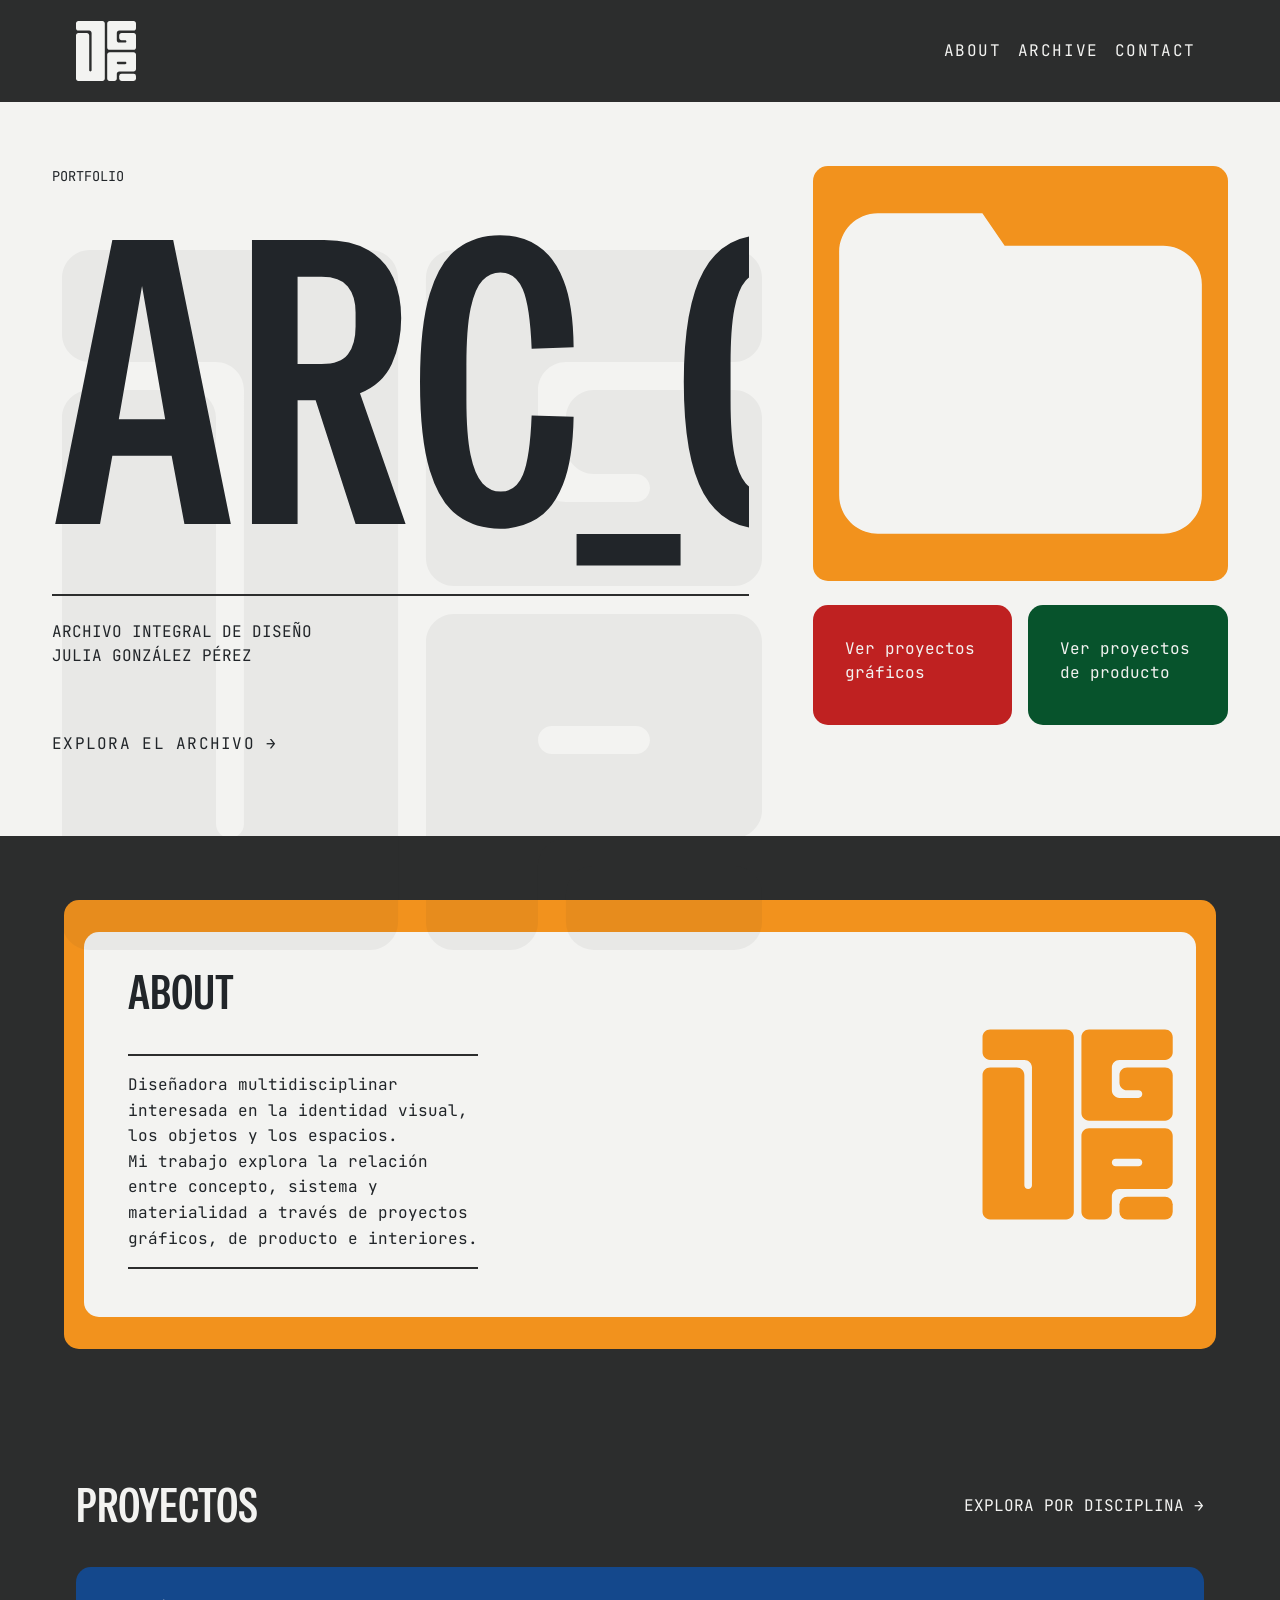
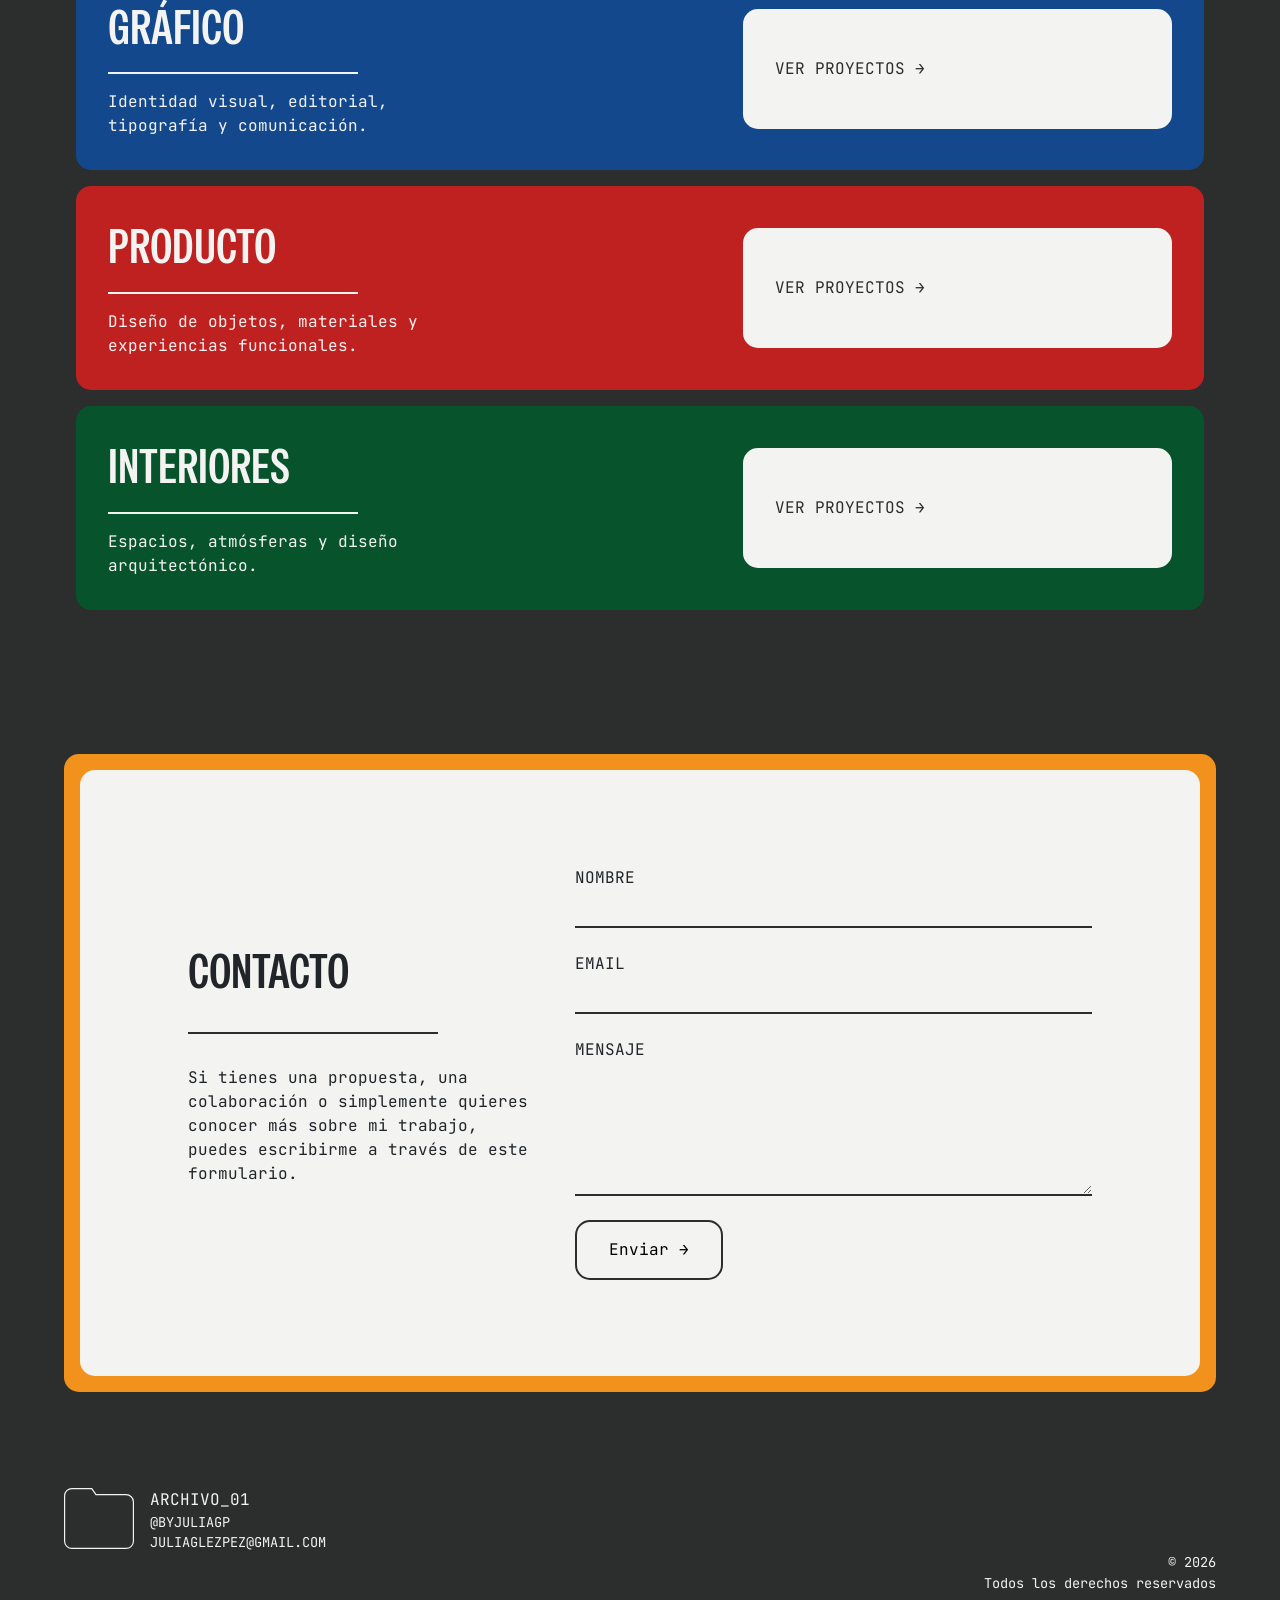
<file: indext.html>
<!doctype html>
<html lang="en">
  <head>
    <meta charset="UTF-8" />
    <meta name="viewport" content="width=device-width, initial-scale=1.0" />
    <title>Arc | 01</title>
    <link
      href="https://cdn.jsdelivr.net/npm/bootstrap@5.3.8/dist/css/bootstrap.min.css"
      rel="stylesheet"
    />
    <link rel="preconnect" href="https://fonts.googleapis.com" />
    <link rel="preconnect" href="https://fonts.gstatic.com" crossorigin />
    <link
      href="https://fonts.googleapis.com/css2?family=JetBrains+Mono:ital,wght@0,100..800;1,100..800&family=Special+Gothic+Condensed+One&display=swap"
      rel="stylesheet"
    />
    <link rel="stylesheet" href="/css/style.css" />
    <script src="js/script.js" defer></script>
  </head>
  <body>
    <header>
      <nav class="navbar navbar-expand-lg navbar-dark portfolio__navbar">
        <div class="container-fluid">
          <a href="indext.html" class="navbar-brand portfolio__navbar-logo">
            <img src="img/logos/monograma_blanco.svg" alt="Logo JGP" />
          </a>

          <button
            class="navbar-toggler"
            type="button"
            data-bs-toggle="collapse"
            data-bs-target="#portfolioMenu"
          >
            <span class="navbar-toggler-icon"></span>
          </button>

          <div class="collapse navbar-collapse" id="portfolioMenu">
            <ul class="navbar-nav ms-auto">
              <li class="nav-item">
                <a href="#about" class="nav-link"> About </a>
              </li>

              <li class="nav-item">
                <a href="#archive" class="nav-link"> Archive </a>
              </li>

              <li class="nav-item">
                <a href="#contact" class="nav-link"> Contact </a>
              </li>
            </ul>
          </div>
        </div>
      </nav>
    </header>
    <main>
      <section class="hero__home">
        <div class="row">
          <div class="hero__watermark">
            <img src="img/logos/monograma.svg" alt="" aria-hidden="true" />
          </div>
          <div class="col-12 col-lg-7 hero__info">
            <div class="hero__header">
              <div class="hero__main">
                <p class="hero__label">Portfolio</p>

                <h1 class="hero__title">ARC_01</h1>

                <div class="hero__description">
                  <p>
                    Archivo integral de diseño
                    <br />
                    Julia González Pérez
                  </p>
                </div>
                <p class="hero__explore">Explora el archivo →</p>
              </div>

              <div class="hero__metadata">
                <div>
                  <span>Categorías</span>

                  <p>Interior</p>
                  <p>Gráfico</p>
                  <p>Producto</p>
                </div>

                <div>
                  <span>Ubicación</span>

                  <p>Madrid, ES</p>
                </div>

                <div>
                  <span>Año</span>

                  <p>2026</p>
                </div>
              </div>
            </div>
          </div>

          <div class="col-12 col-lg-5 hero__visual">
            <div class="hero__folder">
              <img
                src="img/logos/SVG/folder_amarilla.svg"
                alt="Archivo de proyectos"
              />
            </div>

            <div class="hero__cta">
              <a href="grafico.html"> Ver proyectos gráficos </a>

              <a href="producto.html"> Ver proyectos de producto </a>
            </div>
          </div>
        </div>
      </section>
      <section class="about" id="about">
        <div class="about__card">
          <div class="row align-items-center">
            <div class="col-12 col-lg-5">
              <div class="about__content">
                <h2 class="about__title">ABOUT</h2>

                <p class="about__text">
                  Diseñadora multidisciplinar interesada en la identidad visual,
                  los objetos y los espacios. <br />Mi trabajo explora la
                  relación entre concepto, sistema y materialidad a través de
                  proyectos gráficos, de producto e interiores.
                </p>
              </div>
            </div>

            <div class="col-12 col-lg-7">
              <div class="about__logo">
                <img
                  src="img/logos/monograma_amarillo-02.svg"
                  alt="Monograma amarillo JGP"
                />
              </div>
            </div>
          </div>
        </div>
      </section>
      <section class="proyectos" id="archivo">
        <div class="container-fluid">
          <div class="proyectos__cabecera">
            <h2 class="proyectos__titulo">PROYECTOS</h2>

            <p class="proyectos__etiqueta">EXPLORA POR DISCIPLINA →</p>
          </div>

          <article class="proyectos__banner proyectos__banner--grafico">
            <div class="row align-items-center">
              <div class="col-12 col-lg-7">
                <div class="proyectos__contenido">
                  <h3 class="proyectos__nombre">GRÁFICO</h3>

                  <div class="proyectos__linea"></div>

                  <p class="proyectos__descripcion">
                    Identidad visual, editorial, tipografía y comunicación.
                  </p>
                </div>
              </div>

              <div class="col-12 col-lg-5">
                <a href="grafico.html" class="proyectos__cta">
                  VER PROYECTOS →
                </a>
              </div>
            </div>
          </article>

          <article class="proyectos__banner proyectos__banner--producto">
            <div class="row align-items-center">
              <div class="col-12 col-lg-7">
                <div class="proyectos__contenido">
                  <h3 class="proyectos__nombre">PRODUCTO</h3>

                  <div class="proyectos__linea"></div>

                  <p class="proyectos__descripcion">
                    Diseño de objetos, materiales y experiencias funcionales.
                  </p>
                </div>
              </div>

              <div class="col-12 col-lg-5">
                <a href="producto.html" class="proyectos__cta">
                  VER PROYECTOS →
                </a>
              </div>
            </div>
          </article>

          <article class="proyectos__banner proyectos__banner--interiores">
            <div class="row align-items-center">
              <div class="col-12 col-lg-7">
                <div class="proyectos__contenido">
                  <h3 class="proyectos__nombre">INTERIORES</h3>

                  <div class="proyectos__linea"></div>

                  <p class="proyectos__descripcion">
                    Espacios, atmósferas y diseño arquitectónico.
                  </p>
                </div>
              </div>

              <div class="col-12 col-lg-5">
                <a href="interiores.html" class="proyectos__cta">
                  VER PROYECTOS →
                </a>
              </div>
            </div>
          </article>
        </div>
      </section>
      <section id="contacto" class="contacto">
        <div class="contacto__marco">
          <div class="contacto__contenido">
            <div class="container">
              <div class="row align-items-center">
                <div class="col-12 col-lg-5">
                  <div class="contacto__info">
                    <h2 class="contacto__titulo">CONTACTO</h2>

                    <div class="contacto__linea"></div>

                    <p class="contacto__texto">
                      Si tienes una propuesta, una colaboración o simplemente
                      quieres conocer más sobre mi trabajo, puedes escribirme a
                      través de este formulario.
                    </p>
                  </div>
                </div>

                <div class="col-12 col-lg-7">
                  <form
                    id="formulario-contacto"
                    class="contacto__formulario"
                    novalidate
                  >
                    <div class="mb-4">
                      <label for="nombre" class="contacto__label">
                        Nombre
                      </label>

                      <input
                        type="text"
                        id="nombre"
                        class="form-control contacto__input"
                      />

                      <div id="error-nombre" class="invalid-feedback"></div>
                    </div>

                    <div class="mb-4">
                      <label for="email" class="contacto__label"> Email </label>

                      <input
                        type="email"
                        id="email"
                        class="form-control contacto__input"
                      />

                      <div id="error-email" class="invalid-feedback"></div>
                    </div>

                    <div class="mb-4">
                      <label for="mensaje" class="contacto__label">
                        Mensaje
                      </label>

                      <textarea
                        id="mensaje"
                        rows="5"
                        class="form-control contacto__input"
                      ></textarea>

                      <div id="error-mensaje" class="invalid-feedback"></div>
                    </div>

                    <button type="submit" class="contacto__boton">
                      Enviar →
                    </button>
                  </form>
                </div>
              </div>
            </div>
          </div>
        </div>
      </section>
    </main>
    <footer>
      <div class="footer">
        <div class="footer__marca">
          <img src="img/logos/SVG/folder-borde.svg" alt="Archivo" />

          <div class="footer__texto">
            <p class="footer__nombre">ARCHIVO_01</p>

            <p class="footer__descripcion">
              @byjuliagp
              <br />
              juliaglezpez@gmail.com
            </p>
          </div>
        </div>

        <div class="footer__legal">
          <p>© 2026</p>
          <p>Todos los derechos reservados</p>
        </div>
      </div>
    </footer>

    <script src="https://cdn.jsdelivr.net/npm/bootstrap@5.3.8/dist/js/bootstrap.bundle.min.js"></script>
  </body>
</html>
</file>
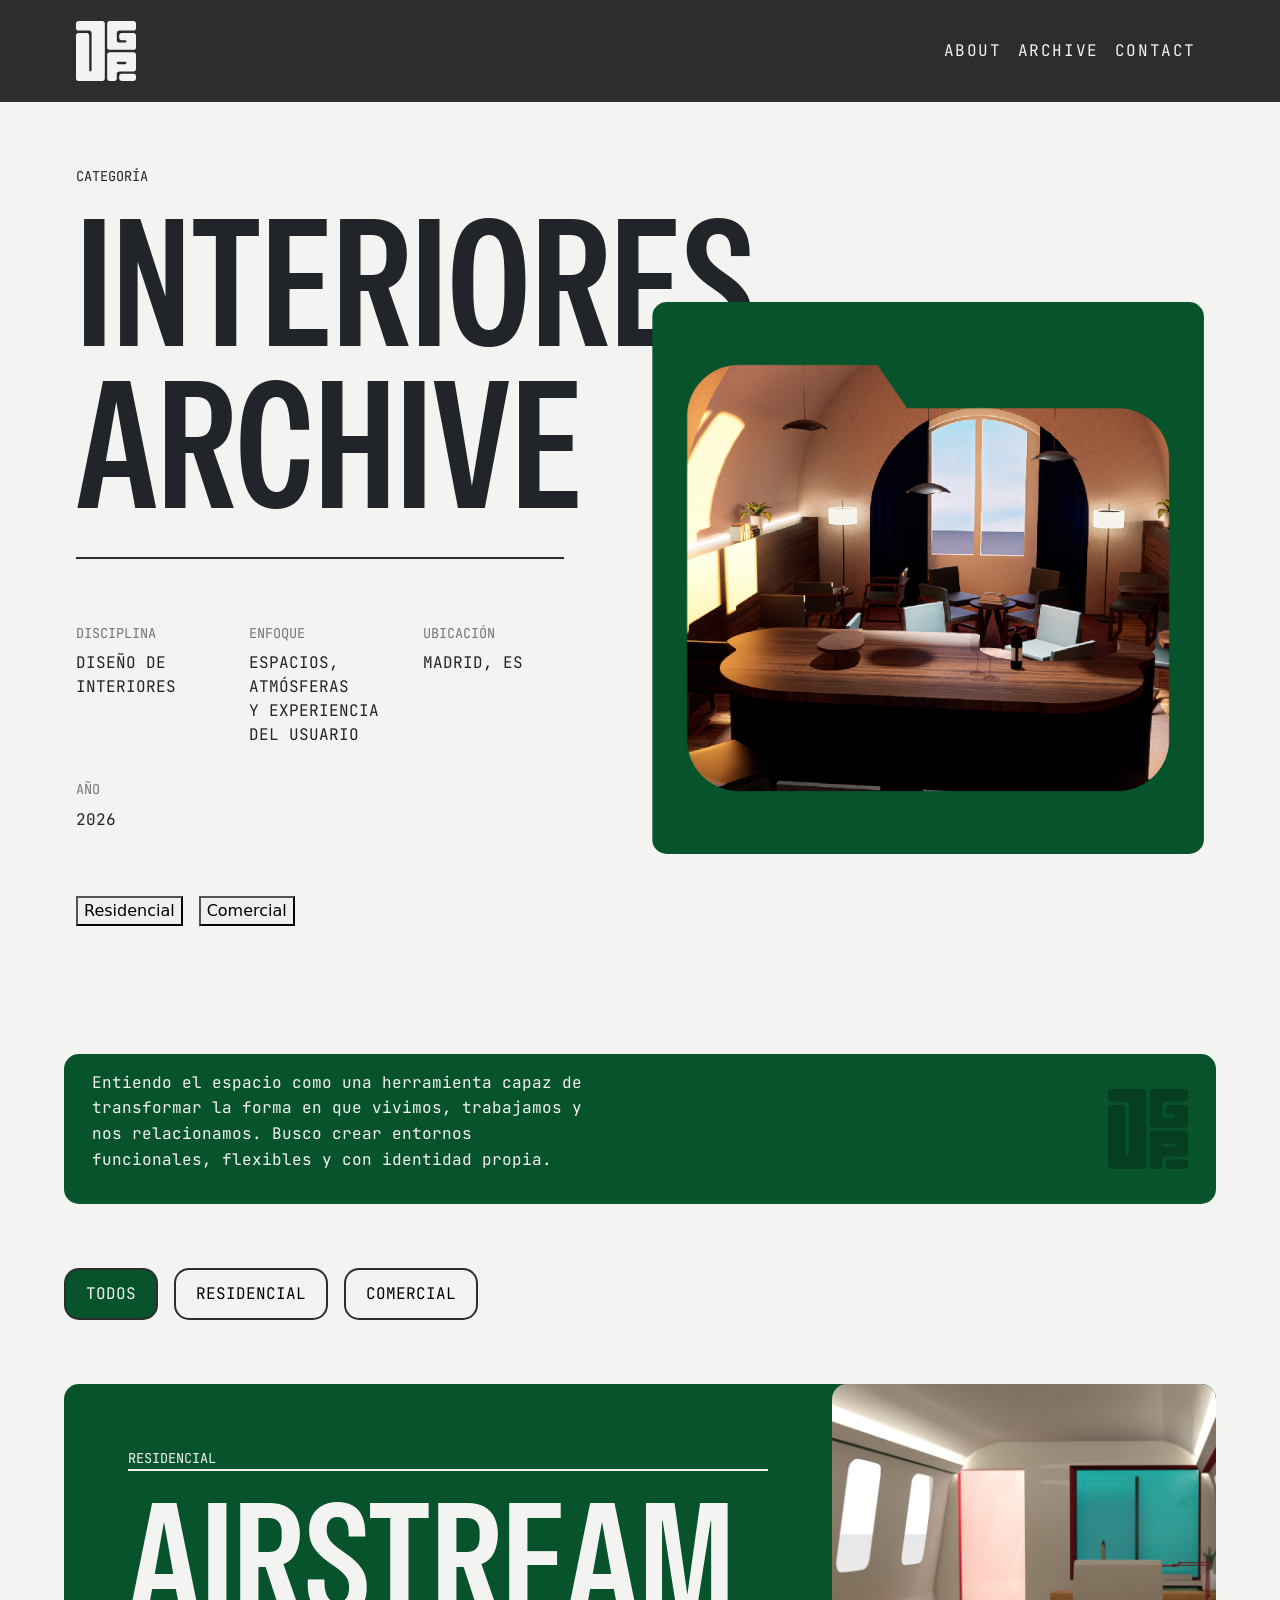
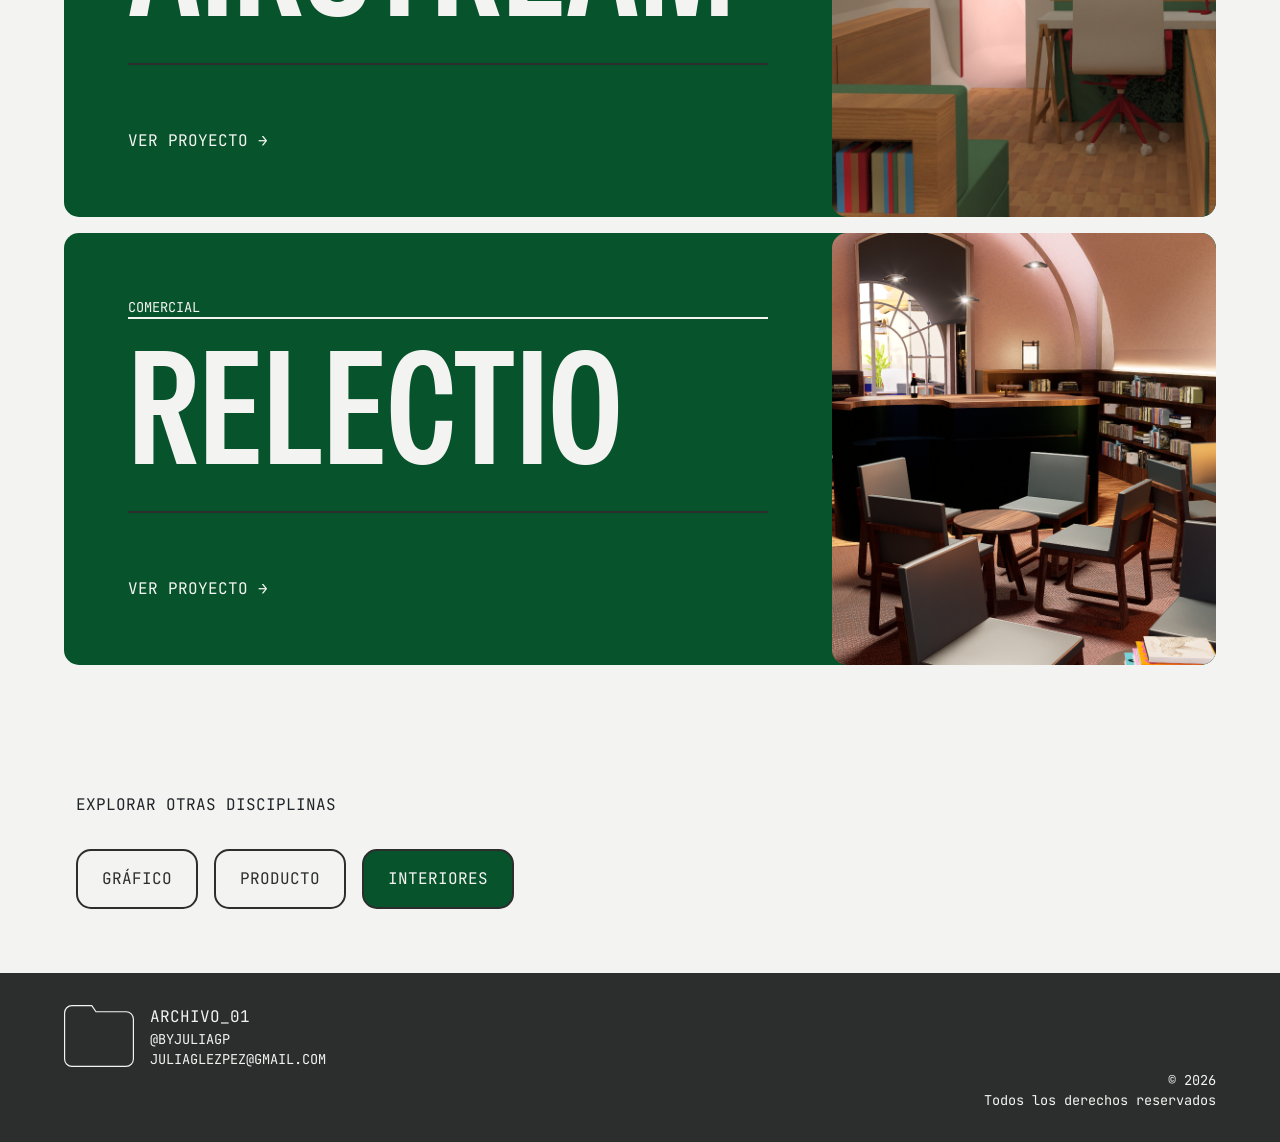
<file: interiores.html>
<!doctype html>
<html lang="en">
  <head>
    <meta charset="UTF-8" />
    <meta name="viewport" content="width=device-width, initial-scale=1.0" />
    <title>Arc | INTERIORES</title>
    <meta
      name="description"
      content="Portfolio de Julia González Pérez. Proyectos de diseño gráfico, diseño de producto e interiores."
    />

    <meta
      name="keywords"
      content="portfolio, diseño gráfico, branding, diseño de producto, interiores"
    />

    <meta name="author" content="Julia González Pérez" />
    <link rel="icon" type="image/svg+xml" href="img/logos/monograma.svg" />
    <link
      href="https://cdn.jsdelivr.net/npm/bootstrap@5.3.8/dist/css/bootstrap.min.css"
      rel="stylesheet"
    />
    <link rel="preconnect" href="https://fonts.googleapis.com" />
    <link rel="preconnect" href="https://fonts.gstatic.com" crossorigin />
    <link
      href="https://fonts.googleapis.com/css2?family=JetBrains+Mono:ital,wght@0,100..800;1,100..800&family=Special+Gothic+Condensed+One&display=swap"
      rel="stylesheet"
    />
    <link rel="stylesheet" href="css/style.css" />
    <script src="js/proyectos-interiores.js" defer></script>
  </head>
  <body>
    <header>
      <nav class="navbar navbar-expand-lg navbar-dark portfolio__navbar">
        <div class="container-fluid">
          <a href="index.html" class="navbar-brand portfolio__navbar-logo">
            <img src="img/logos/monograma_blanco.svg" alt="Logo JGP" />
          </a>

          <button
            class="navbar-toggler"
            type="button"
            data-bs-toggle="collapse"
            data-bs-target="#portfolioMenu"
          >
            <span class="navbar-toggler-icon"></span>
          </button>

          <div class="collapse navbar-collapse" id="portfolioMenu">
            <ul class="navbar-nav ms-auto">
              <li class="nav-item">
                <a href="index.html#about" class="nav-link"> About </a>
              </li>

              <li class="nav-item">
                <a href="index.html#archive" class="nav-link"> Archive </a>
              </li>

              <li class="nav-item">
                <a href="index.html#contact" class="nav-link"> Contact </a>
              </li>
            </ul>
          </div>
        </div>
      </nav>
    </header>
    <main class="categoria__interiores">
      <section class="categoria__hero">
        <div class="container-fluid">
          <div class="row align-items-center">
            <div class="col-12 col-lg-6">
              <div class="categoria__contenido">
                <p class="categoria__etiqueta">CATEGORÍA</p>

                <h1 class="categoria__titulo">
                  INTERIORES
                  <br />
                  ARCHIVE
                </h1>

                <div class="categoria__metadatos">
                  <div class="categoria__dato">
                    <span>DISCIPLINA</span>
                    <p>Diseño de interiores</p>
                  </div>

                  <div class="categoria__dato">
                    <span>ENFOQUE</span>
                    <p>
                      Espacios, atmósferas
                      <br />
                      y experiencia del usuario
                    </p>
                  </div>

                  <div class="categoria__dato">
                    <span>UBICACIÓN</span>
                    <p>Madrid, ES</p>
                  </div>

                  <div class="categoria__dato">
                    <span>AÑO</span>
                    <p>2026</p>
                  </div>
                </div>

                <div class="categoria__filtros">
                  <button class="categoria__tag">Residencial</button>

                  <button class="categoria__tag">Comercial</button>
                </div>
              </div>
            </div>

            <div class="col-12 col-lg-6">
              <div class="categoria__imagen">
                <img
                  src="img/hero/hero-interiores.webp"
                  alt="Proyecto destacado"
                />
              </div>
            </div>
          </div>
        </div>
      </section>
      <section class="categoria__enfoque">
        <div class="container-fluid">
          <div class="row align-items-center">
            <div class="col-12 col-lg-6">
              <div class="categoria__enfoque-contenido">
                <p class="categoria__enfoque-texto">
                  Entiendo el espacio como una herramienta capaz de transformar
                  la forma en que vivimos, trabajamos y nos relacionamos. Busco
                  crear entornos funcionales, flexibles y con identidad propia.
                </p>
              </div>
            </div>

            <div class="col-12 col-lg-6">
              <div class="categoria__enfoque-logo">
                <img src="img/logos/monograma_verde.svg" alt="Monograma" />
              </div>
            </div>
          </div>
        </div>
      </section>
      <section class="categoria__archivo">
        <div class="categoria__filtros">
          <button class="filtro activo" data-filtro="todos">Todos</button>
          <button class="filtro" data-filtro="residencial">Residencial</button>
          <button class="filtro" data-filtro="comercial">Comercial</button>
        </div>

        <div id="galeria" class="row g-3"></div>
      </section>
      <section class="categoria__navegacion">
        <div class="container-fluid">
          <p class="categoria__navegacion-etiqueta">
            EXPLORAR OTRAS DISCIPLINAS
          </p>

          <div class="categoria__navegacion-botones">
            <a href="grafico.html" class="categoria__nav-btn"> Gráfico </a>

            <a href="producto.html" class="categoria__nav-btn"> Producto </a>

            <a href="interiores.html" class="categoria__nav-btn activo">
              Interiores
            </a>
          </div>
        </div>
      </section>
    </main>
    <footer>
      <div class="footer">
        <div class="footer__marca">
          <img src="img/logos/SVG/folder-borde.svg" alt="Archivo" />

          <div class="footer__texto">
            <p class="footer__nombre">ARCHIVO_01</p>

            <p class="footer__descripcion">
              @byjuliagp
              <br />
              juliaglezpez@gmail.com
            </p>
          </div>
        </div>

        <div class="footer__legal">
          <p>© 2026</p>
          <p>Todos los derechos reservados</p>
        </div>
      </div>
    </footer>
  </body>
</html>
</file>
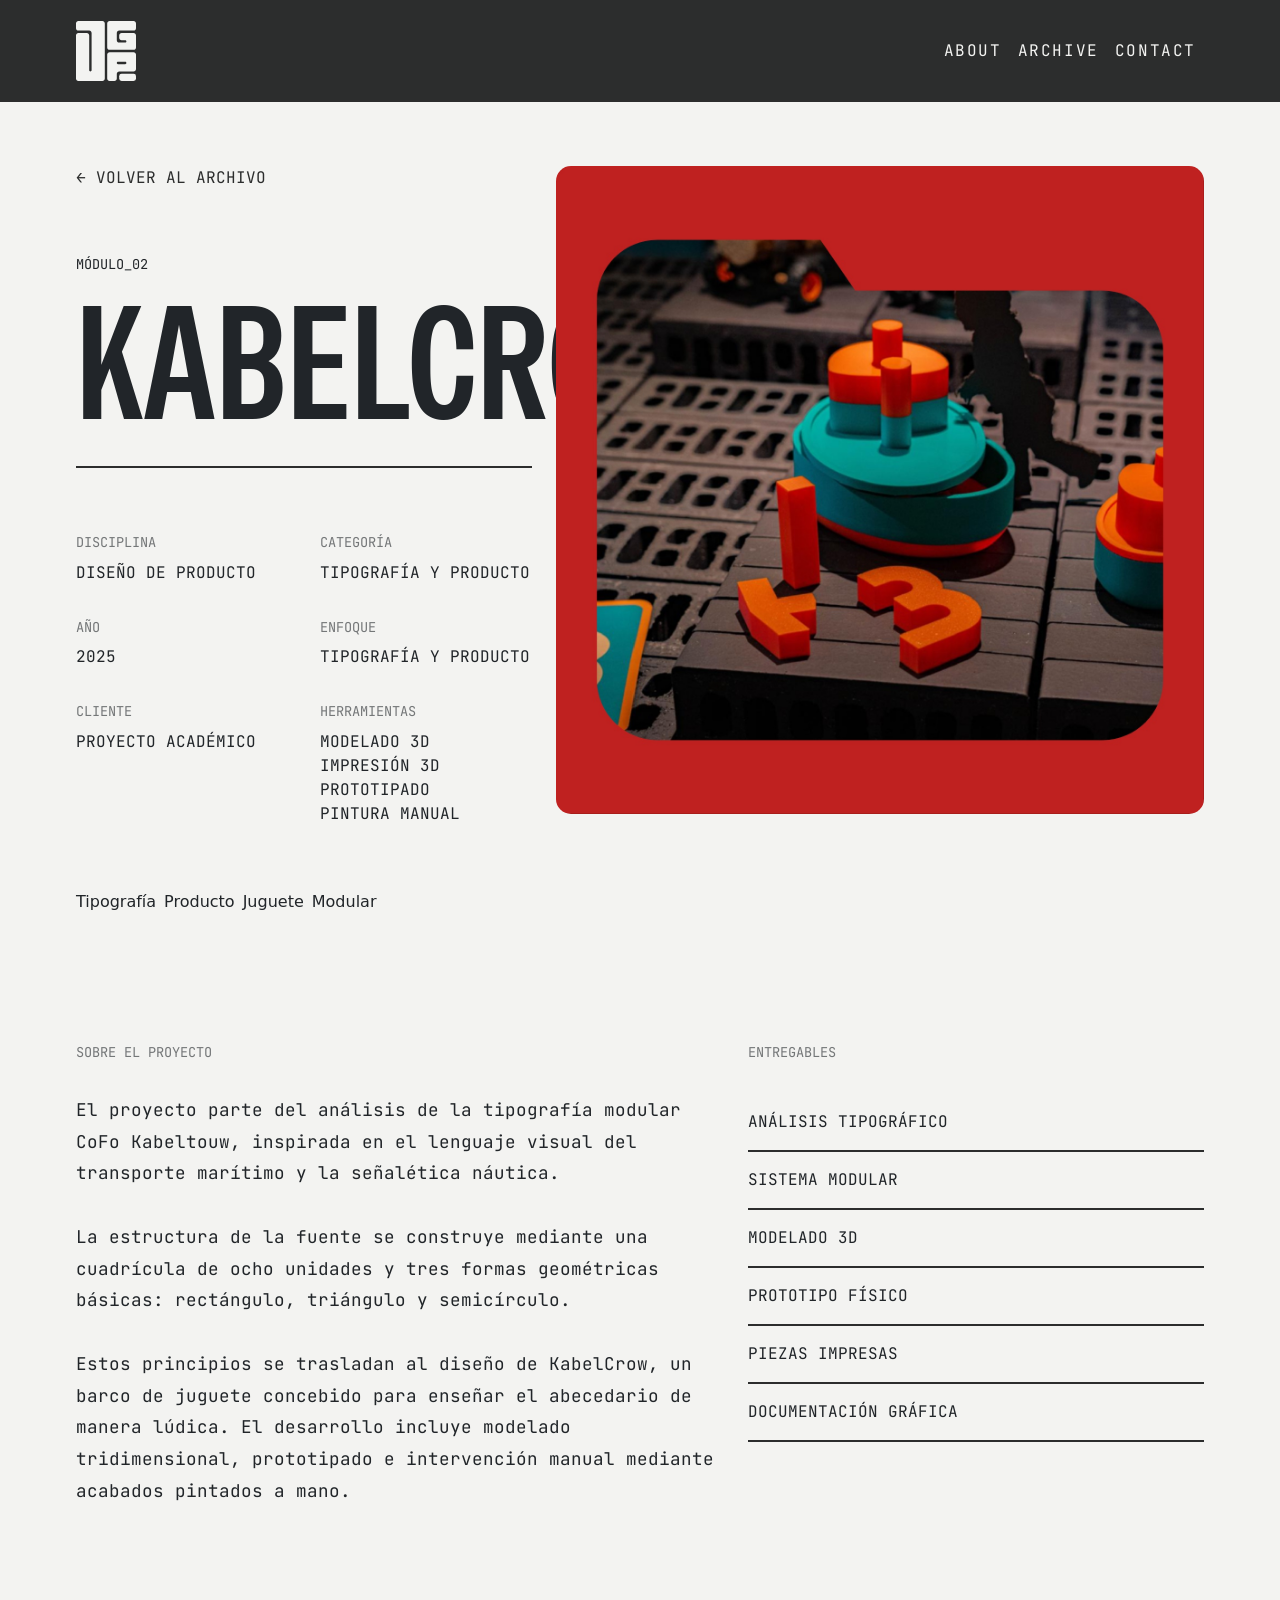
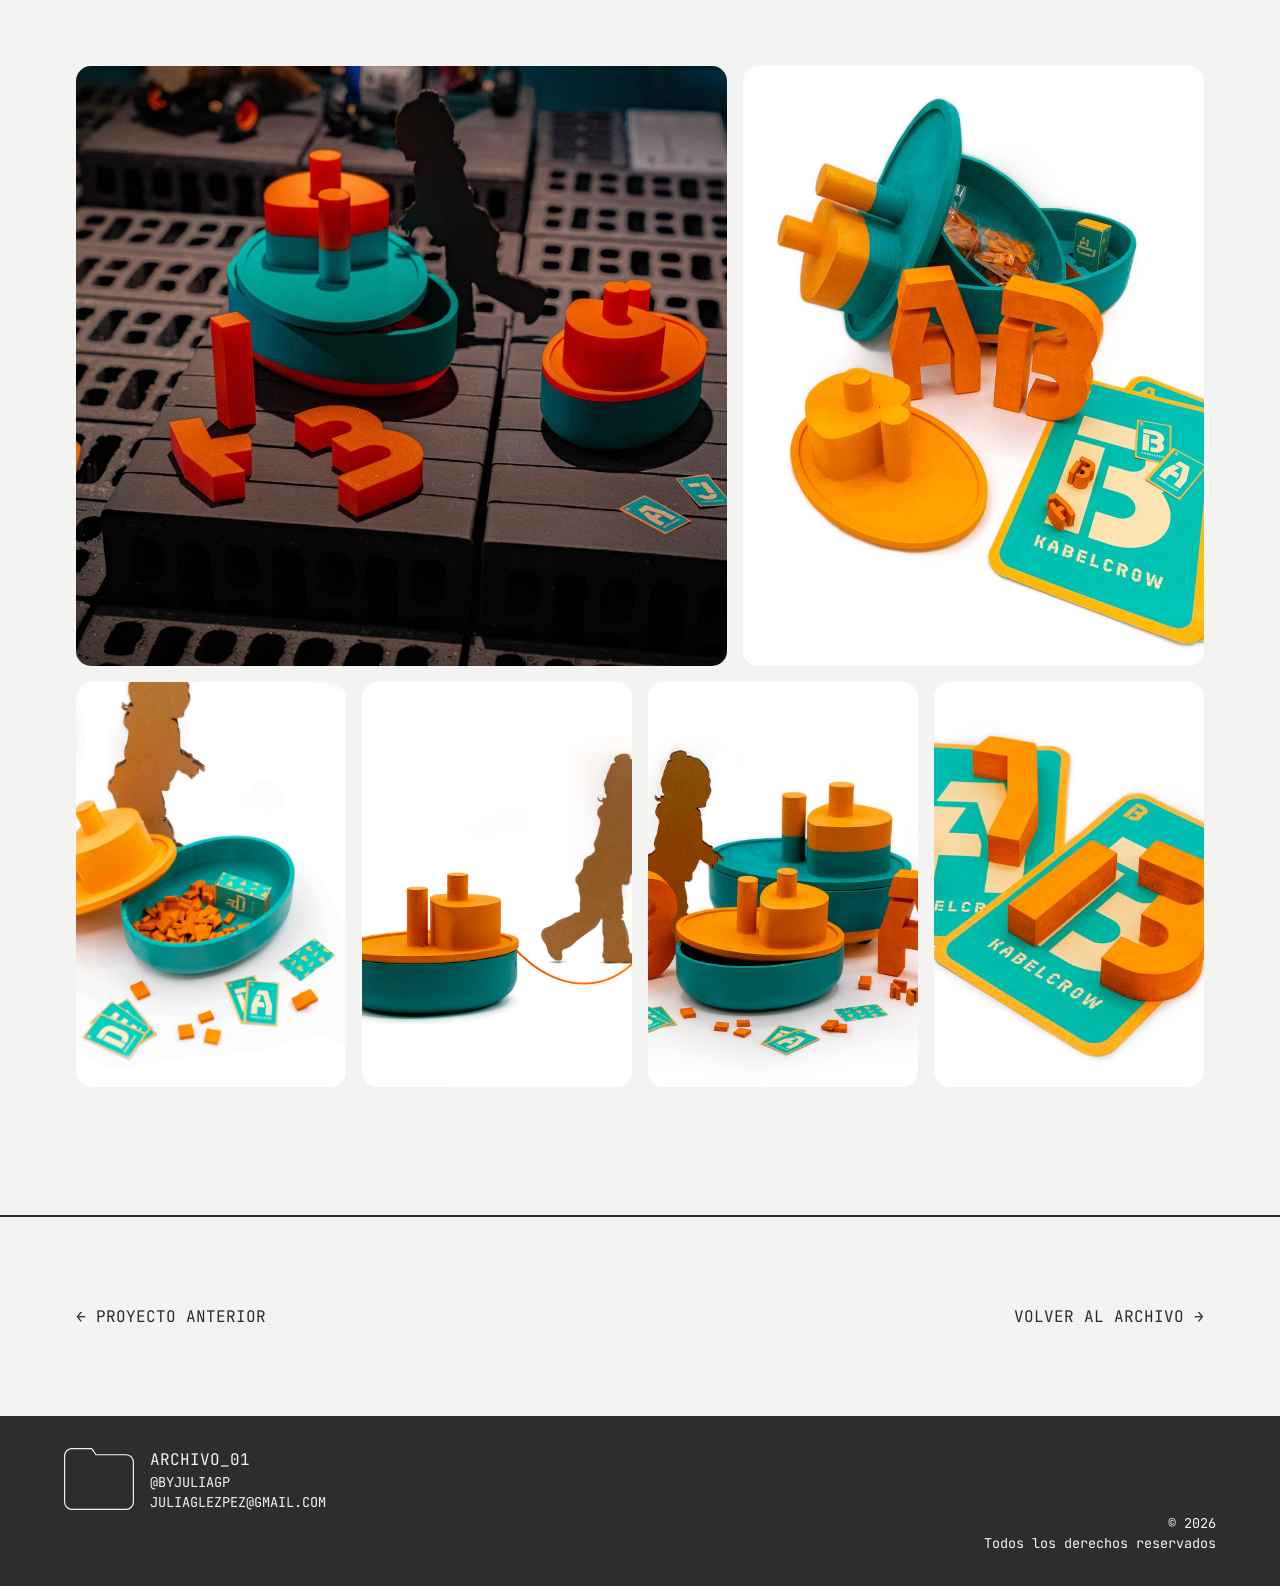
<file: kabelcrow.html>
<!doctype html>
<html lang="en">
  <head>
    <meta charset="UTF-8" />
    <meta name="viewport" content="width=device-width, initial-scale=1.0" />
    <title>Arc | PRODUCTO</title>
    <meta
      name="description"
      content="Portfolio de Julia González Pérez. Proyectos de diseño gráfico, diseño de producto e interiores."
    />

    <meta
      name="keywords"
      content="portfolio, diseño gráfico, branding, diseño de producto, interiores"
    />

    <meta name="author" content="Julia González Pérez" />
    <link rel="icon" type="image/svg+xml" href="img/logos/monograma.svg" />
    <link
      href="https://cdn.jsdelivr.net/npm/bootstrap@5.3.8/dist/css/bootstrap.min.css"
      rel="stylesheet"
    />
    <link rel="preconnect" href="https://fonts.googleapis.com" />
    <link rel="preconnect" href="https://fonts.gstatic.com" crossorigin />
    <link
      href="https://fonts.googleapis.com/css2?family=JetBrains+Mono:ital,wght@0,100..800;1,100..800&family=Special+Gothic+Condensed+One&display=swap"
      rel="stylesheet"
    />
    <link rel="stylesheet" href="css/style.css" />
    <script src="js/script.js" defer></script>
  </head>
  <body>
    <header>
      <nav class="navbar navbar-expand-lg navbar-dark portfolio__navbar">
        <div class="container-fluid">
          <a href="index.html" class="navbar-brand portfolio__navbar-logo">
            <img src="img/logos/monograma_blanco.svg" alt="Logo JGP" />
          </a>

          <button
            class="navbar-toggler"
            type="button"
            data-bs-toggle="collapse"
            data-bs-target="#portfolioMenu"
          >
            <span class="navbar-toggler-icon"></span>
          </button>

          <div class="collapse navbar-collapse" id="portfolioMenu">
            <ul class="navbar-nav ms-auto">
              <li class="nav-item">
                <a href="index.html#about" class="nav-link"> About </a>
              </li>

              <li class="nav-item">
                <a href="index.html#archive" class="nav-link"> Archive </a>
              </li>

              <li class="nav-item">
                <a href="index.html#contact" class="nav-link"> Contact </a>
              </li>
            </ul>
          </div>
        </div>
      </nav>
    </header>
    <main>
      <section class="proyecto__hero">
        <div class="container-fluid">
          <div class="row g-4 align-items-start">
            <div class="col-12 col-lg-5">
              <div class="proyecto__hero-info">
                <a href="producto.html" class="proyecto__volver">
                  ← Volver al archivo
                </a>

                <p class="proyecto__etiqueta">MÓDULO_02</p>

                <h1 class="proyecto__titulo">KABELCROW</h1>

                <div class="proyecto__metadatos">
                  <div class="proyecto__dato">
                    <span>DISCIPLINA</span>
                    <p>Diseño de producto</p>
                  </div>

                  <div class="proyecto__dato">
                    <span>CATEGORÍA</span>
                    <p>Tipografía y producto</p>
                  </div>

                  <div class="proyecto__dato">
                    <span>AÑO</span>
                    <p>2025</p>
                  </div>

                  <div class="proyecto__dato">
                    <span>ENFOQUE</span>
                    <p>Tipografía y producto</p>
                  </div>

                  <div class="proyecto__dato">
                    <span>CLIENTE</span>
                    <p>Proyecto académico</p>
                  </div>

                  <div class="proyecto__dato">
                    <span>HERRAMIENTAS</span>
                    <p>
                      Modelado 3D<br />
                      Impresión 3D<br />
                      Prototipado<br />
                      Pintura manual
                    </p>
                  </div>
                </div>

                <div class="proyecto__tags">
                  <span class="categoria__tag">Tipografía</span>
                  <span class="categoria__tag">Producto</span>
                  <span class="categoria__tag">Juguete</span>
                  <span class="categoria__tag">Modular</span>
                </div>
              </div>
            </div>

            <div class="col-12 col-lg-7">
              <div class="proyecto__hero-imagen">
                <img
                  src="img/producto/kabelcrow/hero_proyecto_kbw.jpg"
                  alt="KabelCrow"
                />
              </div>
            </div>
          </div>
        </div>
      </section>

      <section class="proyecto__info">
        <div class="container-fluid">
          <div class="row">
            <div class="col-12 col-lg-7">
              <div class="proyecto__descripcion">
                <p class="proyecto__apartado">SOBRE EL PROYECTO</p>

                <p class="proyecto__texto">
                  El proyecto parte del análisis de la tipografía modular CoFo
                  Kabeltouw, inspirada en el lenguaje visual del transporte
                  marítimo y la señalética náutica.
                </p>

                <p class="proyecto__texto">
                  La estructura de la fuente se construye mediante una
                  cuadrícula de ocho unidades y tres formas geométricas básicas:
                  rectángulo, triángulo y semicírculo.
                </p>

                <p class="proyecto__texto">
                  Estos principios se trasladan al diseño de KabelCrow, un barco
                  de juguete concebido para enseñar el abecedario de manera
                  lúdica. El desarrollo incluye modelado tridimensional,
                  prototipado e intervención manual mediante acabados pintados a
                  mano.
                </p>
              </div>
            </div>

            <div class="col-12 col-lg-5">
              <div class="proyecto__entregables">
                <p class="proyecto__apartado">ENTREGABLES</p>

                <ul class="proyecto__lista">
                  <li>Análisis tipográfico</li>
                  <li>Sistema modular</li>
                  <li>Modelado 3D</li>
                  <li>Prototipo físico</li>
                  <li>Piezas impresas</li>
                  <li>Documentación gráfica</li>
                </ul>
              </div>
            </div>
          </div>
        </div>
      </section>

      <section class="proyecto__galeria">
        <div class="container-fluid">
          <div class="row g-3">
            <div class="col-12 col-lg-7">
              <img
                src="img/producto/kabelcrow/producto_fresco.jpeg"
                alt="KabelCrow"
                class="proyecto__imagen proyecto__imagen--grande"
              />
            </div>

            <div class="col-12 col-lg-5">
              <img
                src="img/producto/kabelcrow/kabelcrowLetrasabordo_JuliaGonzalezPerez_01.jpg"
                alt="KabelCrow"
                class="proyecto__imagen proyecto__imagen--vertical"
              />
            </div>

            <div class="col-6 col-lg-3">
              <img
                src="img/producto/kabelcrow/kabelcrowl_vertical.avif"
                alt="KabelCrow"
                class="proyecto__imagen"
              />
            </div>

            <div class="col-6 col-lg-3">
              <img
                src="img/producto/kabelcrow/KabelcrowLetrasabordo_JuliaGonzalezPerez_02.jpg"
                alt="KabelCrow"
                class="proyecto__imagen"
              />
            </div>

            <div class="col-6 col-lg-3">
              <img
                src="img/producto/kabelcrow/KabelcrowLetrasabordo_JuliaGonzalezPerez_03.jpg"
                alt="KabelCrow"
                class="proyecto__imagen"
              />
            </div>

            <div class="col-6 col-lg-3">
              <img
                src="img/producto/kabelcrow/KabelcrowLetrasabordo_JuliaGonzalezperez_04.jpg"
                alt="KabelCrow"
                class="proyecto__imagen"
              />
            </div>
          </div>
        </div>
      </section>

      <section class="proyecto__navegacion">
        <div class="container-fluid">
          <div class="row align-items-center">
            <div class="col-4">
              <a
                href="washi.html"
                class="proyecto__nav proyecto__nav--anterior"
              >
                ← Proyecto anterior
              </a>
            </div>

            <div class="col-4 text-center">
              <img
                src="img/logos/SVG/folder-borde.svg"
                alt="Archivo"
                class="proyecto__nav-logo"
              />
            </div>

            <div class="col-4 text-end">
              <a
                href="producto.html"
                class="proyecto__nav proyecto__nav--siguiente"
              >
                Volver al archivo →
              </a>
            </div>
          </div>
        </div>
      </section>
    </main>
    <footer>
      <div class="footer">
        <div class="footer__marca">
          <img src="img/logos/SVG/folder-borde.svg" alt="Archivo" />

          <div class="footer__texto">
            <p class="footer__nombre">ARCHIVO_01</p>

            <p class="footer__descripcion">
              @byjuliagp
              <br />
              juliaglezpez@gmail.com
            </p>
          </div>
        </div>

        <div class="footer__legal">
          <p>© 2026</p>
          <p>Todos los derechos reservados</p>
        </div>
      </div>
    </footer>
  </body>
</html>
</file>
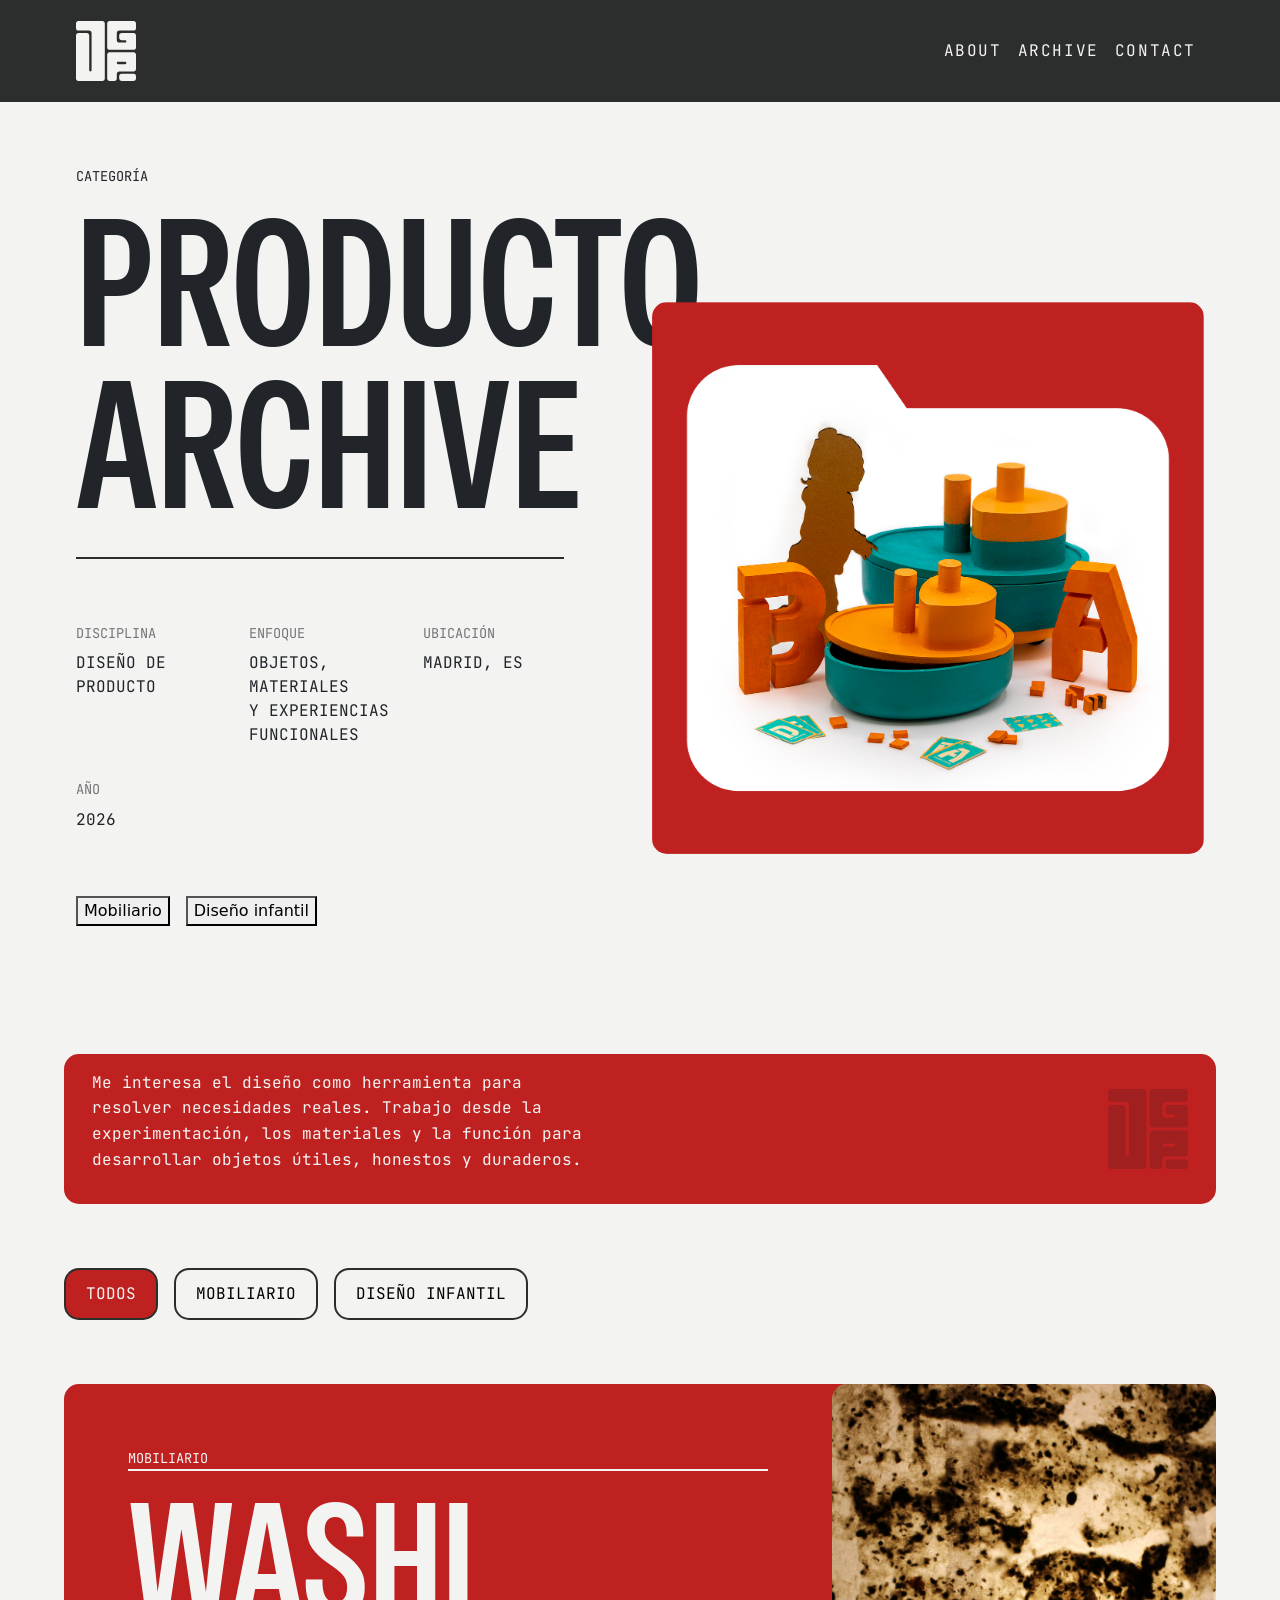
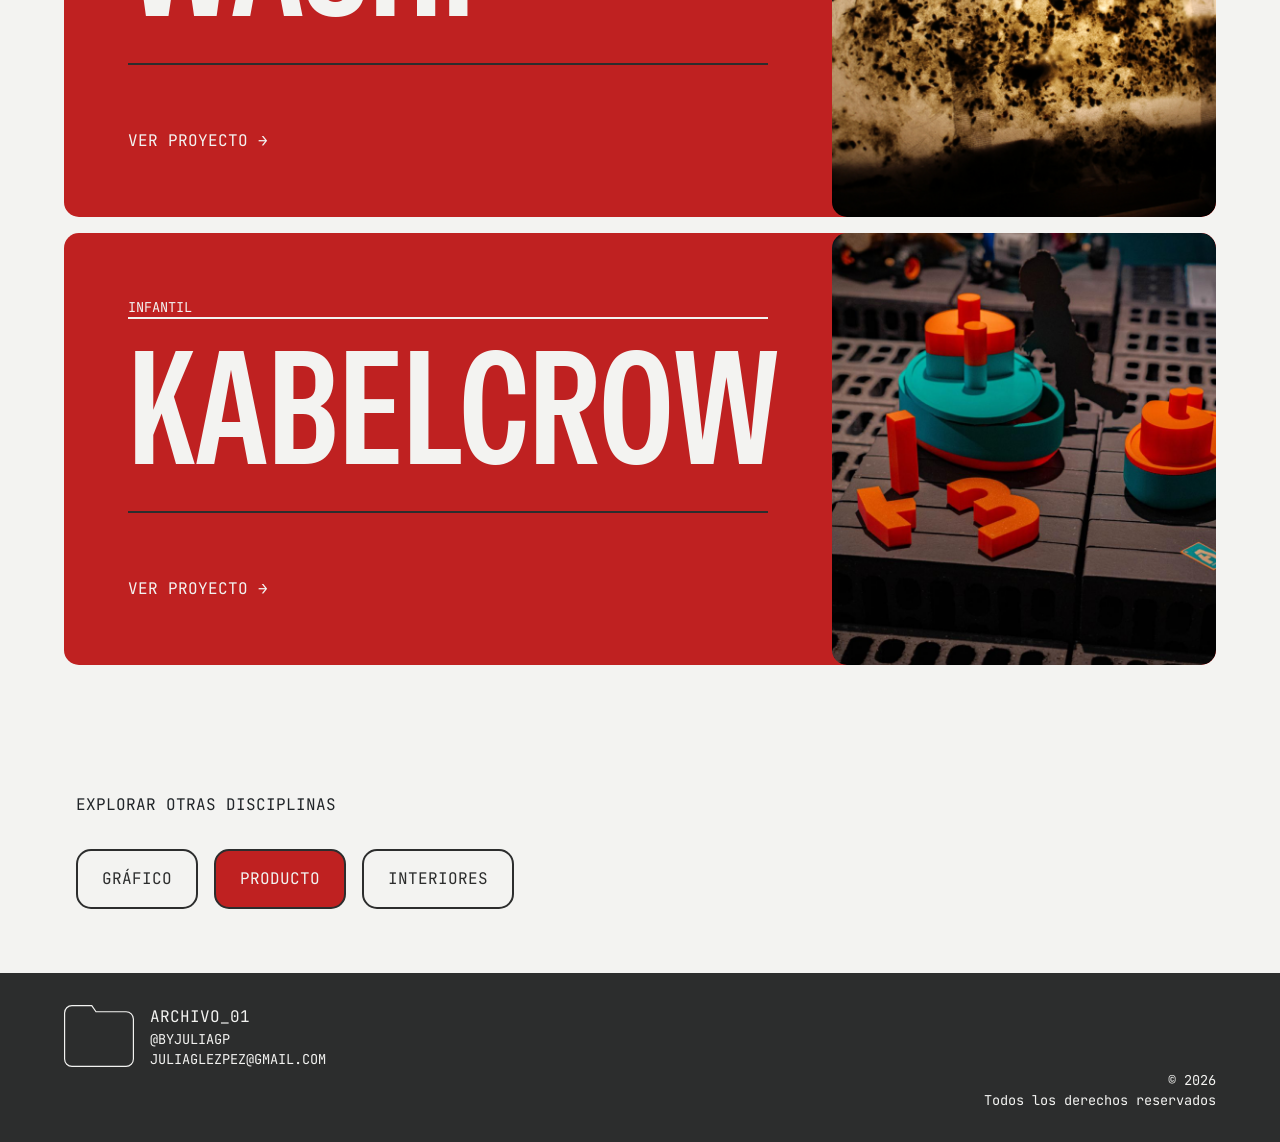
<file: producto.html>
<!doctype html>
<html lang="en">
  <head>
    <meta charset="UTF-8" />
    <meta name="viewport" content="width=device-width, initial-scale=1.0" />
    <title>Arc | PRODUCTO</title>
    <meta
      name="description"
      content="Portfolio de Julia González Pérez. Proyectos de diseño gráfico, diseño de producto e interiores."
    />

    <meta
      name="keywords"
      content="portfolio, diseño gráfico, branding, diseño de producto, interiores"
    />

    <meta name="author" content="Julia González Pérez" />
    <link rel="icon" type="image/svg+xml" href="img/logos/monograma.svg" />
    <link
      href="https://cdn.jsdelivr.net/npm/bootstrap@5.3.8/dist/css/bootstrap.min.css"
      rel="stylesheet"
    />
    <link rel="preconnect" href="https://fonts.googleapis.com" />
    <link rel="preconnect" href="https://fonts.gstatic.com" crossorigin />
    <link
      href="https://fonts.googleapis.com/css2?family=JetBrains+Mono:ital,wght@0,100..800;1,100..800&family=Special+Gothic+Condensed+One&display=swap"
      rel="stylesheet"
    />
    <link rel="stylesheet" href="css/style.css" />
    <script src="js/proyectos-producto.js" defer></script>
  </head>
  <body>
    <header>
      <nav class="navbar navbar-expand-lg navbar-dark portfolio__navbar">
        <div class="container-fluid">
          <a href="index.html" class="navbar-brand portfolio__navbar-logo">
            <img src="img/logos/monograma_blanco.svg" alt="Logo JGP" />
          </a>

          <button
            class="navbar-toggler"
            type="button"
            data-bs-toggle="collapse"
            data-bs-target="#portfolioMenu"
          >
            <span class="navbar-toggler-icon"></span>
          </button>

          <div class="collapse navbar-collapse" id="portfolioMenu">
            <ul class="navbar-nav ms-auto">
              <li class="nav-item">
                <a href="index.html#about" class="nav-link"> About </a>
              </li>

              <li class="nav-item">
                <a href="index.html#archive" class="nav-link"> Archive </a>
              </li>

              <li class="nav-item">
                <a href="index.html#contact" class="nav-link"> Contact </a>
              </li>
            </ul>
          </div>
        </div>
      </nav>
    </header>
    <main class="categoria__producto">
      <section class="categoria__hero">
        <div class="container-fluid">
          <div class="row align-items-center">
            <div class="col-12 col-lg-6">
              <div class="categoria__contenido">
                <p class="categoria__etiqueta">CATEGORÍA</p>

                <h1 class="categoria__titulo">
                  PRODUCTO
                  <br />
                  ARCHIVE
                </h1>

                <div class="categoria__metadatos">
                  <div class="categoria__dato">
                    <span>DISCIPLINA</span>
                    <p>Diseño de producto</p>
                  </div>

                  <div class="categoria__dato">
                    <span>ENFOQUE</span>
                    <p>
                      Objetos, materiales
                      <br />
                      y experiencias funcionales
                    </p>
                  </div>

                  <div class="categoria__dato">
                    <span>UBICACIÓN</span>
                    <p>Madrid, ES</p>
                  </div>

                  <div class="categoria__dato">
                    <span>AÑO</span>
                    <p>2026</p>
                  </div>
                </div>

                <div class="categoria__filtros">
                  <button class="categoria__tag">Mobiliario</button>

                  <button class="categoria__tag">Diseño infantil</button>
                </div>
              </div>
            </div>

            <div class="col-12 col-lg-6">
              <div class="categoria__imagen">
                <img
                  src="img/hero/hero-producto.webp"
                  alt="Proyecto destacado"
                />
              </div>
            </div>
          </div>
        </div>
      </section>
      <section class="categoria__enfoque">
        <div class="container-fluid">
          <div class="row align-items-center">
            <div class="col-12 col-lg-6">
              <div class="categoria__enfoque-contenido">
                <p class="categoria__enfoque-texto">
                  Me interesa el diseño como herramienta para resolver
                  necesidades reales. Trabajo desde la experimentación, los
                  materiales y la función para desarrollar objetos útiles,
                  honestos y duraderos.
                </p>
              </div>
            </div>

            <div class="col-12 col-lg-6">
              <div class="categoria__enfoque-logo">
                <img src="img/logos/monograma_rojo.svg" alt="Monograma" />
              </div>
            </div>
          </div>
        </div>
      </section>
      <section class="categoria__archivo">
        <div class="categoria__filtros">
          <button class="filtro activo" data-filtro="todos">Todos</button>
          <button class="filtro" data-filtro="mobiliario">Mobiliario</button>
          <button class="filtro" data-filtro="infantil">Diseño infantil</button>
        </div>

        <div id="galeria" class="row g-3"></div>
      </section>
      <section class="categoria__navegacion">
        <div class="container-fluid">
          <p class="categoria__navegacion-etiqueta">
            EXPLORAR OTRAS DISCIPLINAS
          </p>

          <div class="categoria__navegacion-botones">
            <a href="grafico.html" class="categoria__nav-btn"> Gráfico </a>

            <a href="producto.html" class="categoria__nav-btn activo">
              Producto
            </a>

            <a href="interiores.html" class="categoria__nav-btn">
              Interiores
            </a>
          </div>
        </div>
      </section>
    </main>
    <footer>
      <div class="footer">
        <div class="footer__marca">
          <img src="img/logos/SVG/folder-borde.svg" alt="Archivo" />

          <div class="footer__texto">
            <p class="footer__nombre">ARCHIVO_01</p>

            <p class="footer__descripcion">
              @byjuliagp
              <br />
              juliaglezpez@gmail.com
            </p>
          </div>
        </div>

        <div class="footer__legal">
          <p>© 2026</p>
          <p>Todos los derechos reservados</p>
        </div>
      </div>
    </footer>
  </body>
</html>
</file>
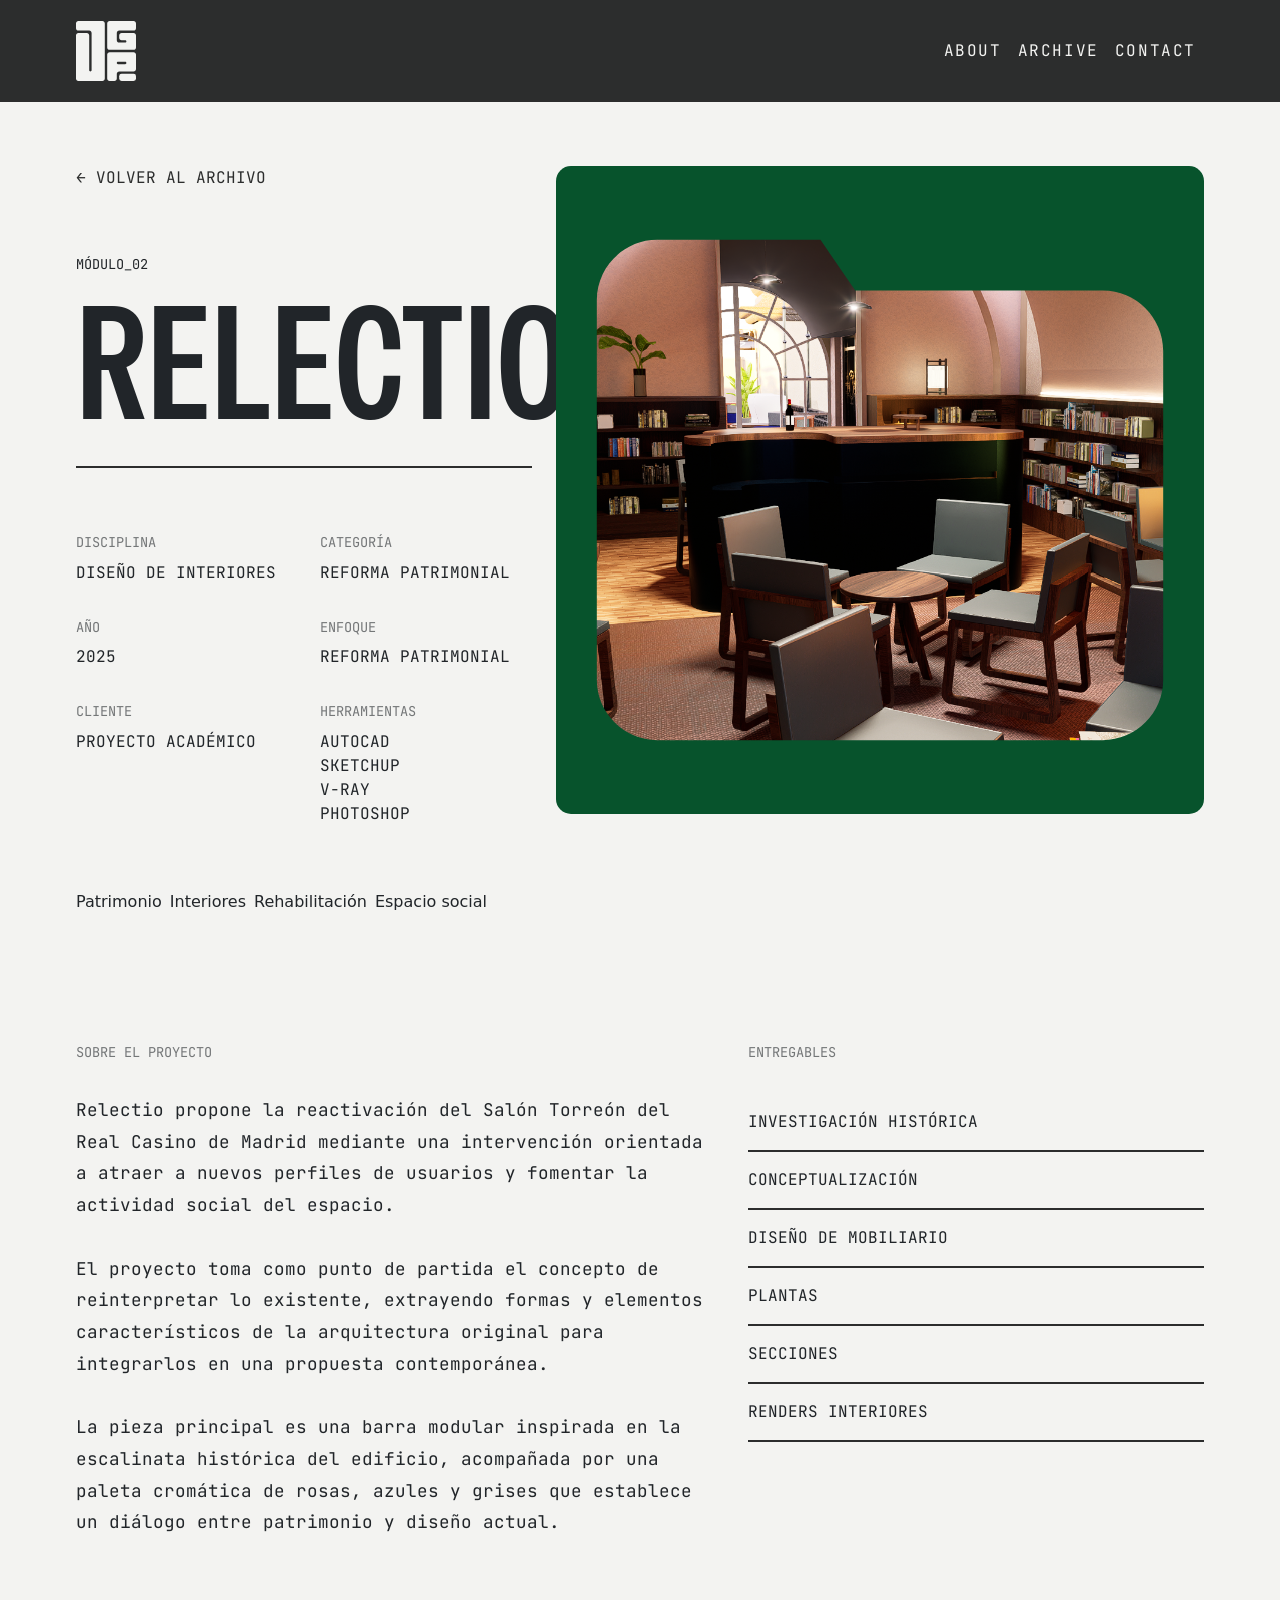
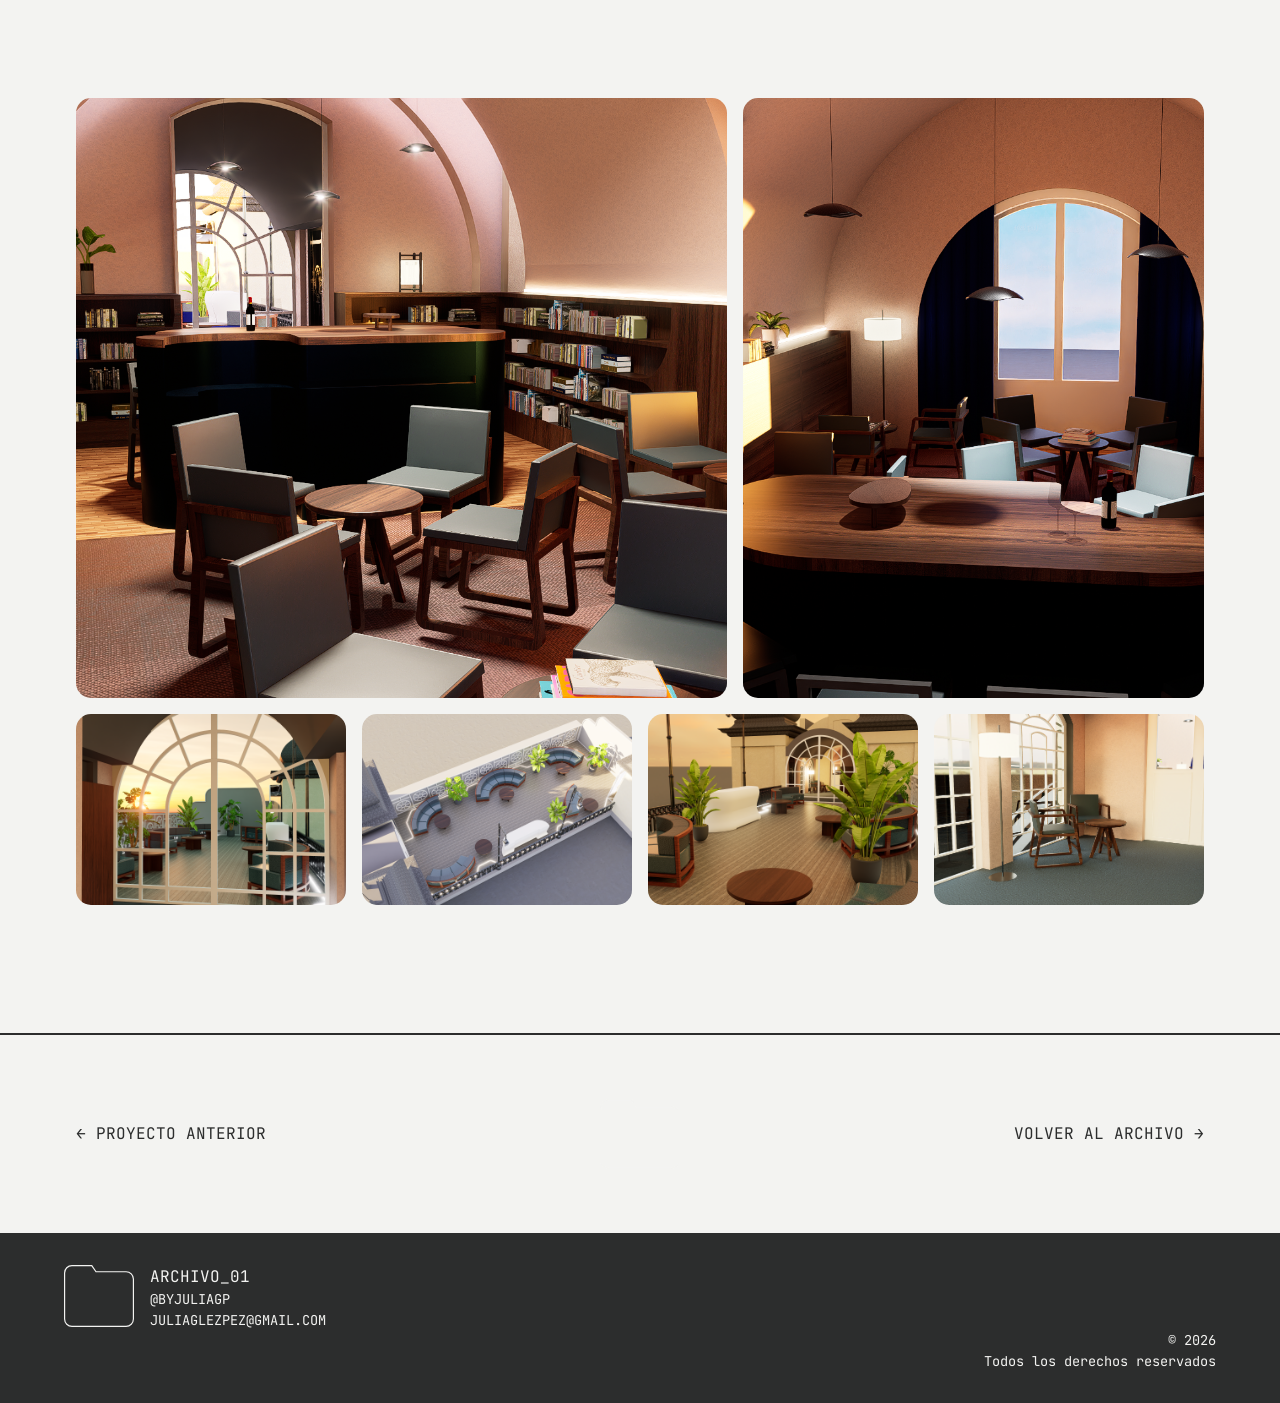
<file: relectio.html>
<!doctype html>
<html lang="en">
  <head>
    <meta charset="UTF-8" />
    <meta name="viewport" content="width=device-width, initial-scale=1.0" />
    <title>Arc | INTERIORES</title>
    <meta
      name="description"
      content="Portfolio de Julia González Pérez. Proyectos de diseño gráfico, diseño de producto e interiores."
    />

    <meta
      name="keywords"
      content="portfolio, diseño gráfico, branding, diseño de producto, interiores"
    />

    <meta name="author" content="Julia González Pérez" />
    <link rel="icon" type="image/svg+xml" href="img/logos/monograma.svg" />
    <link
      href="https://cdn.jsdelivr.net/npm/bootstrap@5.3.8/dist/css/bootstrap.min.css"
      rel="stylesheet"
    />
    <link rel="preconnect" href="https://fonts.googleapis.com" />
    <link rel="preconnect" href="https://fonts.gstatic.com" crossorigin />
    <link
      href="https://fonts.googleapis.com/css2?family=JetBrains+Mono:ital,wght@0,100..800;1,100..800&family=Special+Gothic+Condensed+One&display=swap"
      rel="stylesheet"
    />
    <link rel="stylesheet" href="css/style.css" />
    <script src="js/script.js" defer></script>
  </head>
  <body>
    <header>
      <nav class="navbar navbar-expand-lg navbar-dark portfolio__navbar">
        <div class="container-fluid">
          <a href="index.html" class="navbar-brand portfolio__navbar-logo">
            <img src="img/logos/monograma_blanco.svg" alt="Logo JGP" />
          </a>

          <button
            class="navbar-toggler"
            type="button"
            data-bs-toggle="collapse"
            data-bs-target="#portfolioMenu"
          >
            <span class="navbar-toggler-icon"></span>
          </button>

          <div class="collapse navbar-collapse" id="portfolioMenu">
            <ul class="navbar-nav ms-auto">
              <li class="nav-item">
                <a href="index.html#about" class="nav-link"> About </a>
              </li>

              <li class="nav-item">
                <a href="index.html#archive" class="nav-link"> Archive </a>
              </li>

              <li class="nav-item">
                <a href="index.html#contact" class="nav-link"> Contact </a>
              </li>
            </ul>
          </div>
        </div>
      </nav>
    </header>
    <main>
      <section class="proyecto__hero">
        <div class="container-fluid">
          <div class="row g-4 align-items-start">
            <div class="col-12 col-lg-5">
              <div class="proyecto__hero-info">
                <a href="grafico.html" class="proyecto__volver">
                  ← Volver al archivo
                </a>

                <p class="proyecto__etiqueta">MÓDULO_02</p>

                <h1 class="proyecto__titulo">RELECTIO</h1>

                <div class="proyecto__metadatos">
                  <div class="proyecto__dato">
                    <span>DISCIPLINA</span>
                    <p>Diseño de interiores</p>
                  </div>

                  <div class="proyecto__dato">
                    <span>CATEGORÍA</span>
                    <p>Reforma patrimonial</p>
                  </div>

                  <div class="proyecto__dato">
                    <span>AÑO</span>
                    <p>2025</p>
                  </div>

                  <div class="proyecto__dato">
                    <span>ENFOQUE</span>
                    <p>Reforma patrimonial</p>
                  </div>

                  <div class="proyecto__dato">
                    <span>CLIENTE</span>
                    <p>Proyecto académico</p>
                  </div>

                  <div class="proyecto__dato">
                    <span>HERRAMIENTAS</span>
                    <p>
                      AutoCAD<br />
                      SketchUp<br />
                      V-Ray<br />
                      Photoshop
                    </p>
                  </div>
                </div>

                <div class="proyecto__tags">
                  <span class="categoria__tag">Patrimonio</span>
                  <span class="categoria__tag">Interiores</span>
                  <span class="categoria__tag">Rehabilitación</span>
                  <span class="categoria__tag">Espacio social</span>
                </div>
              </div>
            </div>

            <div class="col-12 col-lg-7">
              <div class="proyecto__hero-imagen">
                <img
                  src="img/interiores/casino/hero_proyecto_rct.svg"
                  alt="Relectio"
                />
              </div>
            </div>
          </div>
        </div>
      </section>

      <section class="proyecto__info">
        <div class="container-fluid">
          <div class="row">
            <div class="col-12 col-lg-7">
              <div class="proyecto__descripcion">
                <p class="proyecto__apartado">SOBRE EL PROYECTO</p>

                <p class="proyecto__texto">
                  Relectio propone la reactivación del Salón Torreón del Real
                  Casino de Madrid mediante una intervención orientada a atraer
                  a nuevos perfiles de usuarios y fomentar la actividad social
                  del espacio.
                </p>

                <p class="proyecto__texto">
                  El proyecto toma como punto de partida el concepto de
                  reinterpretar lo existente, extrayendo formas y elementos
                  característicos de la arquitectura original para integrarlos
                  en una propuesta contemporánea.
                </p>

                <p class="proyecto__texto">
                  La pieza principal es una barra modular inspirada en la
                  escalinata histórica del edificio, acompañada por una paleta
                  cromática de rosas, azules y grises que establece un diálogo
                  entre patrimonio y diseño actual.
                </p>
              </div>
            </div>

            <div class="col-12 col-lg-5">
              <div class="proyecto__entregables">
                <p class="proyecto__apartado">ENTREGABLES</p>

                <ul class="proyecto__lista">
                  <li>Investigación histórica</li>
                  <li>Conceptualización</li>
                  <li>Diseño de mobiliario</li>
                  <li>Plantas</li>
                  <li>Secciones</li>
                  <li>Renders interiores</li>
                </ul>
              </div>
            </div>
          </div>
        </div>
      </section>

      <section class="proyecto__galeria">
        <div class="container-fluid">
          <div class="row g-3">
            <div class="col-12 col-lg-7">
              <img
                src="img/interiores/casino/Render interior 1 (bien).png"
                alt="Relectio"
                class="proyecto__imagen proyecto__imagen--grande"
              />
            </div>

            <div class="col-12 col-lg-5">
              <img
                src="img/interiores/casino/render interior 2.png"
                alt="Relectio"
                class="proyecto__imagen proyecto__imagen--vertical"
              />
            </div>

            <div class="col-6 col-lg-3">
              <img
                src="img/interiores/casino/Render terraza 1.png"
                alt="Relectio"
                class="proyecto__imagen"
              />
            </div>

            <div class="col-6 col-lg-3">
              <img
                src="img/interiores/casino/Render terraza 2.png"
                alt="Relectio"
                class="proyecto__imagen"
              />
            </div>

            <div class="col-6 col-lg-3">
              <img
                src="img/interiores/casino/Render terraza 3.png"
                alt="Relectio"
                class="proyecto__imagen"
              />
            </div>

            <div class="col-6 col-lg-3">
              <img
                src="img/interiores/casino/Render vestíbulo 1.png"
                alt="Relectio"
                class="proyecto__imagen"
              />
            </div>
          </div>
        </div>
      </section>

      <section class="proyecto__navegacion">
        <div class="container-fluid">
          <div class="row align-items-center">
            <div class="col-4">
              <a
                href="relectio.html"
                class="proyecto__nav proyecto__nav--anterior"
              >
                ← Proyecto anterior
              </a>
            </div>

            <div class="col-4 text-center">
              <img
                src="img/logos/SVG/folder-borde.svg"
                alt="Archivo"
                class="proyecto__nav-logo"
              />
            </div>

            <div class="col-4 text-end">
              <a
                href="interiores.html"
                class="proyecto__nav proyecto__nav--siguiente"
              >
                Volver al archivo →
              </a>
            </div>
          </div>
        </div>
      </section>
    </main>
    <footer>
      <div class="footer">
        <div class="footer__marca">
          <img src="img/logos/SVG/folder-borde.svg" alt="Archivo" />

          <div class="footer__texto">
            <p class="footer__nombre">ARCHIVO_01</p>

            <p class="footer__descripcion">
              @byjuliagp
              <br />
              juliaglezpez@gmail.com
            </p>
          </div>
        </div>

        <div class="footer__legal">
          <p>© 2026</p>
          <p>Todos los derechos reservados</p>
        </div>
      </div>
    </footer>
  </body>
</html>
</file>
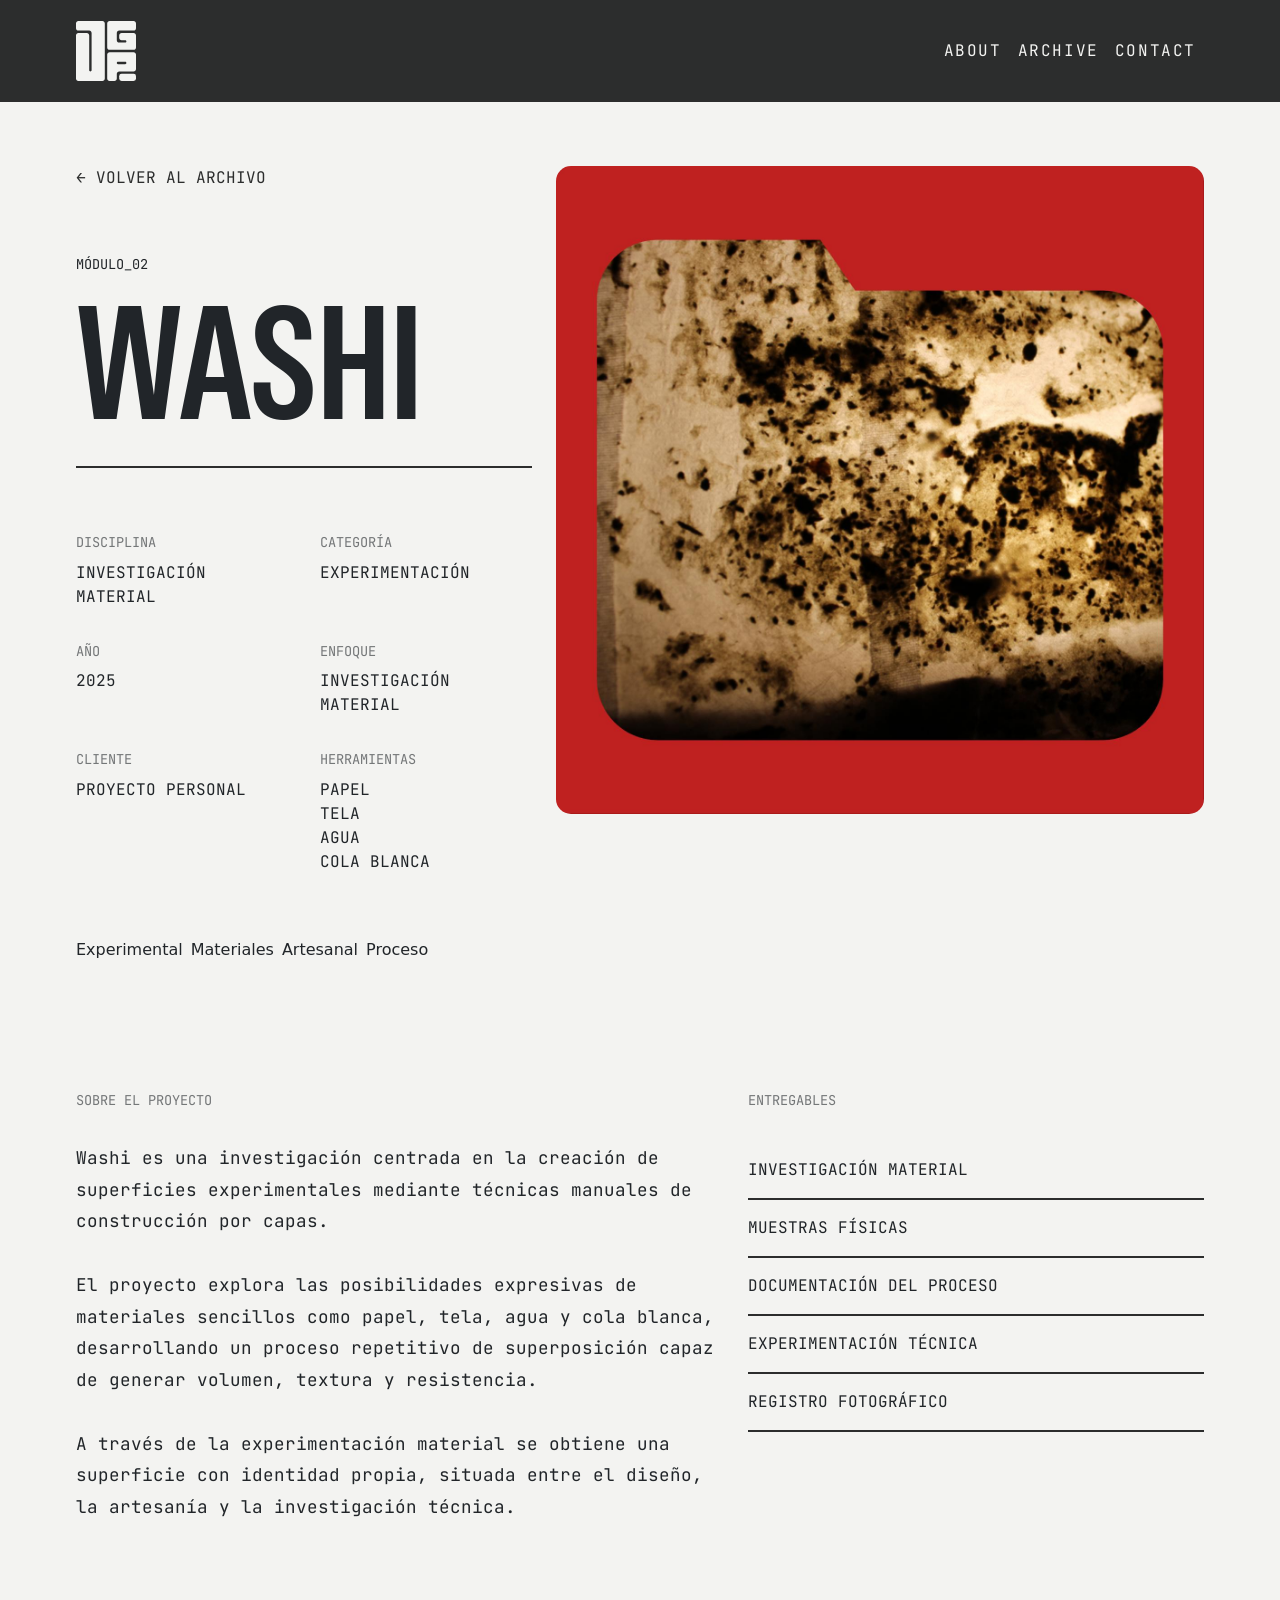
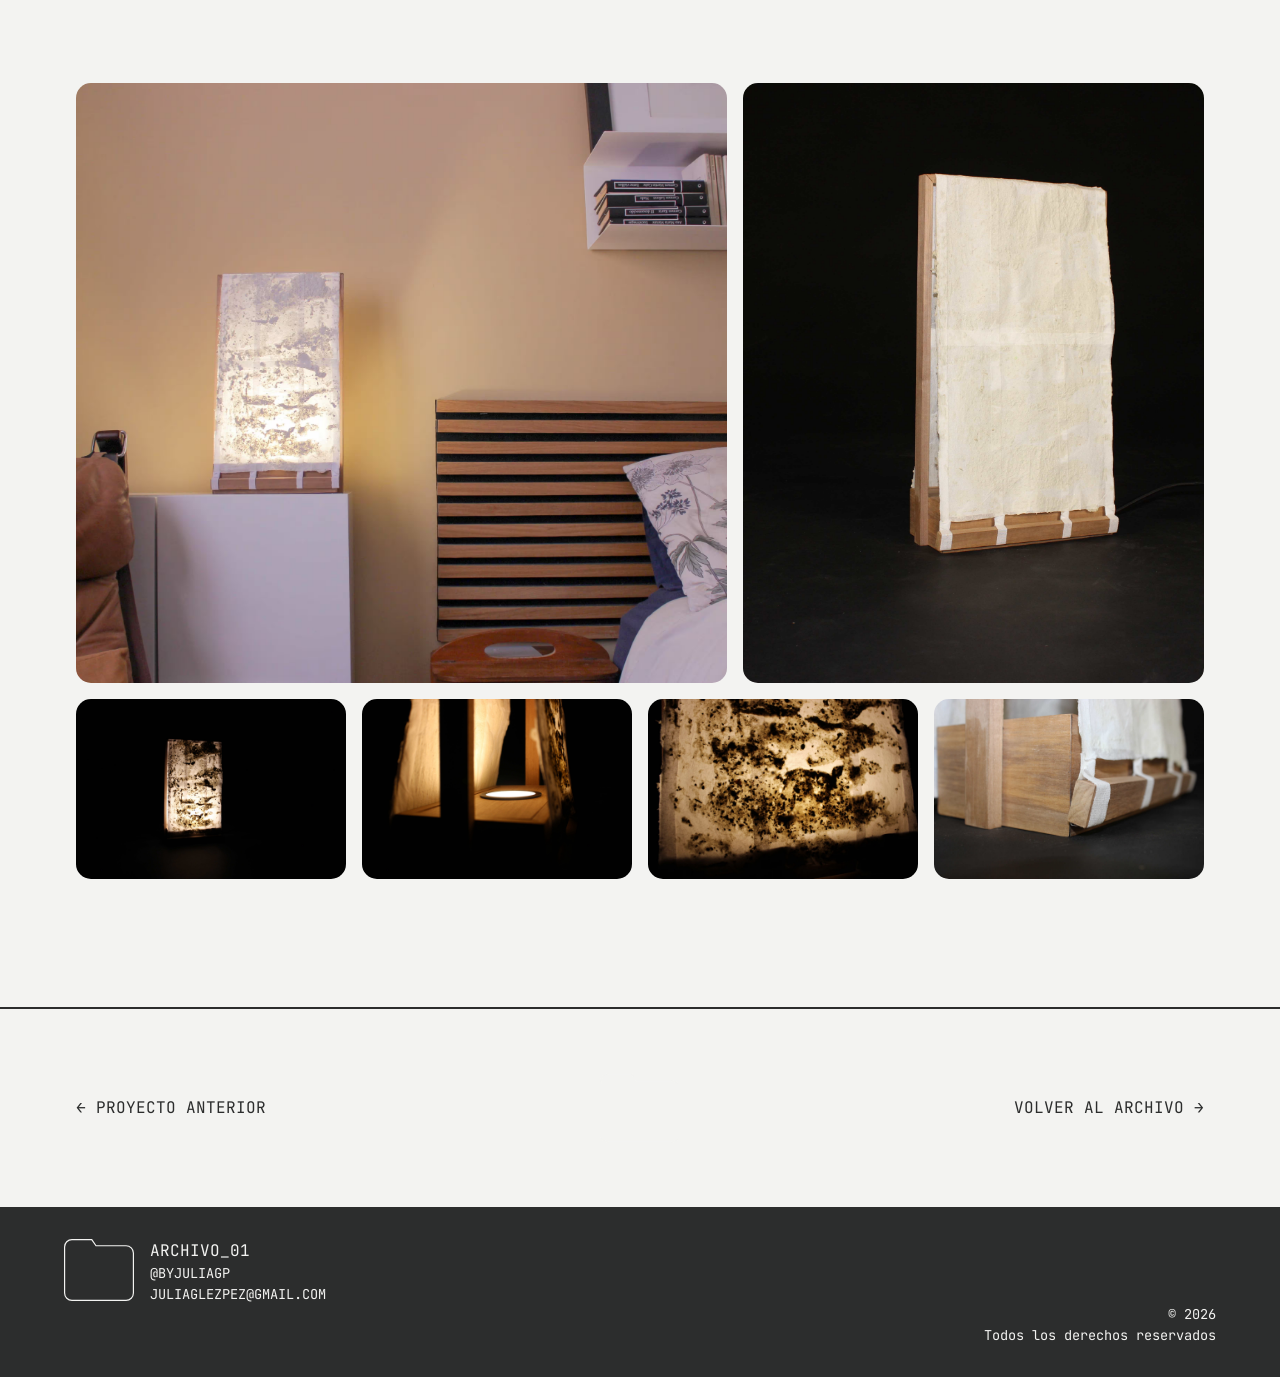
<file: washi.html>
<!doctype html>
<html lang="en">
  <head>
    <meta charset="UTF-8" />
    <meta name="viewport" content="width=device-width, initial-scale=1.0" />
    <title>Arc | PRODUCTO</title>
    <meta
      name="description"
      content="Portfolio de Julia González Pérez. Proyectos de diseño gráfico, diseño de producto e interiores."
    />

    <meta
      name="keywords"
      content="portfolio, diseño gráfico, branding, diseño de producto, interiores"
    />

    <meta name="author" content="Julia González Pérez" />
    <link rel="icon" type="image/svg+xml" href="img/logos/monograma.svg" />
    <link
      href="https://cdn.jsdelivr.net/npm/bootstrap@5.3.8/dist/css/bootstrap.min.css"
      rel="stylesheet"
    />
    <link rel="preconnect" href="https://fonts.googleapis.com" />
    <link rel="preconnect" href="https://fonts.gstatic.com" crossorigin />
    <link
      href="https://fonts.googleapis.com/css2?family=JetBrains+Mono:ital,wght@0,100..800;1,100..800&family=Special+Gothic+Condensed+One&display=swap"
      rel="stylesheet"
    />
    <link rel="stylesheet" href="css/style.css" />
    <script src="js/script.js" defer></script>
  </head>
  <body>
    <header>
      <nav class="navbar navbar-expand-lg navbar-dark portfolio__navbar">
        <div class="container-fluid">
          <a href="index.html" class="navbar-brand portfolio__navbar-logo">
            <img src="img/logos/monograma_blanco.svg" alt="Logo JGP" />
          </a>

          <button
            class="navbar-toggler"
            type="button"
            data-bs-toggle="collapse"
            data-bs-target="#portfolioMenu"
          >
            <span class="navbar-toggler-icon"></span>
          </button>

          <div class="collapse navbar-collapse" id="portfolioMenu">
            <ul class="navbar-nav ms-auto">
              <li class="nav-item">
                <a href="index.html#about" class="nav-link"> About </a>
              </li>

              <li class="nav-item">
                <a href="index.html#archive" class="nav-link"> Archive </a>
              </li>

              <li class="nav-item">
                <a href="index.html#contact" class="nav-link"> Contact </a>
              </li>
            </ul>
          </div>
        </div>
      </nav>
    </header>
    <main>
      <section class="proyecto__hero">
        <div class="container-fluid">
          <div class="row g-4 align-items-start">
            <div class="col-12 col-lg-5">
              <div class="proyecto__hero-info">
                <a href="producto.html" class="proyecto__volver">
                  ← Volver al archivo
                </a>

                <p class="proyecto__etiqueta">MÓDULO_02</p>

                <h1 class="proyecto__titulo">WASHI</h1>

                <div class="proyecto__metadatos">
                  <div class="proyecto__dato">
                    <span>DISCIPLINA</span>
                    <p>Investigación material</p>
                  </div>

                  <div class="proyecto__dato">
                    <span>CATEGORÍA</span>
                    <p>Experimentación</p>
                  </div>

                  <div class="proyecto__dato">
                    <span>AÑO</span>
                    <p>2025</p>
                  </div>

                  <div class="proyecto__dato">
                    <span>ENFOQUE</span>
                    <p>Investigación material</p>
                  </div>

                  <div class="proyecto__dato">
                    <span>CLIENTE</span>
                    <p>Proyecto personal</p>
                  </div>

                  <div class="proyecto__dato">
                    <span>HERRAMIENTAS</span>
                    <p>
                      Papel<br />
                      Tela<br />
                      Agua<br />
                      Cola blanca
                    </p>
                  </div>
                </div>

                <div class="proyecto__tags">
                  <span class="categoria__tag">Experimental</span>
                  <span class="categoria__tag">Materiales</span>
                  <span class="categoria__tag">Artesanal</span>
                  <span class="categoria__tag">Proceso</span>
                </div>
              </div>
            </div>

            <div class="col-12 col-lg-7">
              <div class="proyecto__hero-imagen">
                <img
                  src="img/producto/washi/hero_proyecto_wsh.jpg"
                  alt="Washi"
                />
              </div>
            </div>
          </div>
        </div>
      </section>

      <section class="proyecto__info">
        <div class="container-fluid">
          <div class="row">
            <div class="col-12 col-lg-7">
              <div class="proyecto__descripcion">
                <p class="proyecto__apartado">SOBRE EL PROYECTO</p>

                <p class="proyecto__texto">
                  Washi es una investigación centrada en la creación de
                  superficies experimentales mediante técnicas manuales de
                  construcción por capas.
                </p>

                <p class="proyecto__texto">
                  El proyecto explora las posibilidades expresivas de materiales
                  sencillos como papel, tela, agua y cola blanca, desarrollando
                  un proceso repetitivo de superposición capaz de generar
                  volumen, textura y resistencia.
                </p>

                <p class="proyecto__texto">
                  A través de la experimentación material se obtiene una
                  superficie con identidad propia, situada entre el diseño, la
                  artesanía y la investigación técnica.
                </p>
              </div>
            </div>

            <div class="col-12 col-lg-5">
              <div class="proyecto__entregables">
                <p class="proyecto__apartado">ENTREGABLES</p>

                <ul class="proyecto__lista">
                  <li>Investigación material</li>
                  <li>Muestras físicas</li>
                  <li>Documentación del proceso</li>
                  <li>Experimentación técnica</li>
                  <li>Registro fotográfico</li>
                </ul>
              </div>
            </div>
          </div>
        </div>
      </section>

      <section class="proyecto__galeria">
        <div class="container-fluid">
          <div class="row g-3">
            <div class="col-12 col-lg-7">
              <img
                src="img/producto/washi/washi_habitación.avif"
                alt="Washi"
                class="proyecto__imagen proyecto__imagen--grande"
              />
            </div>

            <div class="col-12 col-lg-5">
              <img
                src="img/producto/washi/washi_general.JPG"
                alt="Washi"
                class="proyecto__imagen proyecto__imagen--vertical"
              />
            </div>

            <div class="col-6 col-lg-3">
              <img
                src="img/producto/washi/washi_iluminada.JPG"
                alt="Washi"
                class="proyecto__imagen"
              />
            </div>

            <div class="col-6 col-lg-3">
              <img
                src="img/producto/washi/washi_luz.JPG"
                alt="Washi"
                class="proyecto__imagen"
              />
            </div>

            <div class="col-6 col-lg-3">
              <img
                src="img/producto/washi/washi_papel.avif"
                alt="Washi"
                class="proyecto__imagen"
              />
            </div>

            <div class="col-6 col-lg-3">
              <img
                src="img/producto/washi/washi_detalle.avif"
                alt="Washi"
                class="proyecto__imagen"
              />
            </div>
          </div>
        </div>
      </section>

      <section class="proyecto__navegacion">
        <div class="container-fluid">
          <div class="row align-items-center">
            <div class="col-4">
              <a
                href="kabelcrow.html"
                class="proyecto__nav proyecto__nav--anterior"
              >
                ← Proyecto anterior
              </a>
            </div>

            <div class="col-4 text-center">
              <img
                src="img/logos/SVG/folder-borde.svg"
                alt="Archivo"
                class="proyecto__nav-logo"
              />
            </div>

            <div class="col-4 text-end">
              <a
                href="producto.html"
                class="proyecto__nav proyecto__nav--siguiente"
              >
                Volver al archivo →
              </a>
            </div>
          </div>
        </div>
      </section>
    </main>
    <footer>
      <div class="footer">
        <div class="footer__marca">
          <img src="img/logos/SVG/folder-borde.svg" alt="Archivo" />

          <div class="footer__texto">
            <p class="footer__nombre">ARCHIVO_01</p>

            <p class="footer__descripcion">
              @byjuliagp
              <br />
              juliaglezpez@gmail.com
            </p>
          </div>
        </div>

        <div class="footer__legal">
          <p>© 2026</p>
          <p>Todos los derechos reservados</p>
        </div>
      </div>
    </footer>
  </body>
</html>
</file>
<file: css/style.css>
/*VARIABLES*/
@import url("variables.css");

/*COMPONENTES*/
@import url("componentes/footer.css");
@import url("componentes/navbar.css");

@import url("categorias.css");
@import url("proyectos.css");

body {
  background-color: var(--color-fondo);
  overflow-x: hidden;
}

/*HERO*/
.hero {
  min-height: 100vh;
  padding: var(--pm-l) var(--pm-xl);
  background-color: var(--color-fondo);
  border-radius: var(--radius);
}

.hero__header {
  display: grid;
  grid-template-columns: 3fr 1fr;
  gap: 2rem;
  position: relative;
  z-index: 2;
}

.hero__watermark {
  position: absolute;
  right: -50px;
  bottom: -50px;
  z-index: 0;
}

.hero__watermark img {
  width: 700px;
  opacity: 0.05;
}

.hero__info {
  position: relative;
  display: flex;
  flex-direction: column;
  padding: var(--pm-xl);
  position: relative;
  overflow: hidden;
}

.hero__label {
  font-family: var(--typo-texto);
  font-size: var(--tf-detalle);
  text-transform: uppercase;
  margin-bottom: var(--pm-m);
}

.hero__title {
  font-family: var(--typo-titulo);
  font-size: var(--tf-hero);
  line-height: 0.9;
  padding-bottom: var(--pm-l);
  margin-bottom: var(--pm-s);
  text-transform: uppercase;
  border-bottom: var(--border);
}

.hero__description {
  padding-top: var(--pm-m);
  width: 60%;
}

.hero__description p {
  font-family: var(--typo-texto);
  text-transform: uppercase;
}

.hero__explore {
  margin-top: var(--pm-xl);
  font-family: var(--typo-texto);
  text-transform: uppercase;
  letter-spacing: 0.08em;
}

.hero__metadata {
  margin-top: var(--pm-xl);
  display: flex;
  flex-direction: column;
  gap: var(--pm-xl);
  font-family: var(--typo-texto);
}

.hero__metadata span {
  display: block;
  margin-bottom: 0.5rem;
  opacity: 0.6;
  text-transform: uppercase;
  font-size: 0.75rem;
}

.hero__metadata p {
  margin: 0;
  font-size: 0.9rem;
}

.hero__visual {
  display: flex;
  flex-direction: column;
  gap: var(--pm-m);
  padding: var(--pm-xl);
}

.hero__folder {
  padding: 0;
  border-radius: var(--radius);
  display: flex;
  align-items: center;
  justify-content: center;
}

.hero__folder img {
  width: 100%;
  display: block;
  border-radius: var(--radius);
}

.hero__cta {
  display: grid;
  grid-template-columns: 1fr 1fr;
  gap: var(--pm-m);
  margin-top: var(--pm-s);
}

.hero__cta a {
  display: flex;
  flex-direction: column;
  justify-content: space-between;
  min-height: 120px;
  padding: var(--pm-l);
  border-radius: var(--radius);
  text-decoration: none;
  color: var(--color-fondo);
  font-family: var(--typo-texto);
  transition: var(--animacion);
}

.hero__cta a:first-child {
  background-color: var(--color-producto);
}

.hero__cta a:last-child {
  background-color: var(--color-interiores);
}

/*ABOUT*/
/*=================
    ABOUT
=================*/

.about {
  padding: var(--pm-xl);
  background-color: var(--color-oscuro);
}

.about__card {
  background-color: var(--color-acento);
  border-radius: var(--radius);
  padding: var(--pm-l);
}

.about__card .row {
  background-color: var(--color-fondo);
  border-radius: var(--radius);
  min-height: 300px;
}

.about__content {
  padding: var(--pm-l);
}

.about__title {
  font-family: var(--typo-titulo);
  font-size: var(--tf-titulo);
  text-transform: uppercase;
  margin-bottom: var(--pm-l);
}

.about__text {
  max-width: 350px;
  font-family: var(--typo-texto);
  line-height: var(--lh-body);
  padding-bottom: var(--pm-m);
  padding-top: var(--pm-m);
  border-bottom: var(--border);
  border-top: var(--border);
}

.about__logo {
  height: 100%;
  display: flex;
  align-items: center;
  padding: 0;
  justify-content: flex-end;

  padding-left: var(--pm-m);
}

.about__logo img {
  width: 35%;
  max-width: none;
}

/*CATEGORÍAS*/
.proyectos {
  padding: var(--pm-xl);
  background-color: var(--color-oscuro);
}

.proyectos__cabecera {
  display: flex;
  justify-content: space-between;
  align-items: center;
  margin-bottom: var(--pm-l);
}

.proyectos__titulo {
  font-family: var(--typo-titulo);
  font-size: var(--tf-titulo);
  color: var(--color-fondo);
  text-transform: uppercase;
  margin: 0;
}

.proyectos__etiqueta {
  font-family: var(--typo-texto);
  font-size: var(--tf-texto);
  color: var(--color-fondo);
  text-transform: uppercase;
  margin: 0;
}

.proyectos__banner {
  border-radius: var(--radius);
  padding: var(--pm-l);
  margin-bottom: var(--pm-m);
}

.proyectos__banner--grafico {
  background-color: var(--color-grafico);
}

.proyectos__banner--producto {
  background-color: var(--color-producto);
}

.proyectos__banner--interiores {
  background-color: var(--color-interiores);
}
.proyectos__contenido {
  color: var(--color-fondo);
}

.proyectos__nombre {
  font-family: var(--typo-titulo);
  font-size: var(--tf-titulo);
  text-transform: uppercase;
  margin-bottom: var(--pm-m);
}

.proyectos__linea {
  width: 250px;
  height: 2px;
  background-color: var(--color-fondo);
  margin-bottom: var(--pm-m);
}

.proyectos__descripcion {
  font-family: var(--typo-texto);
  max-width: 320px;
  margin: 0;
}

.proyectos__cta {
  display: flex;
  align-items: center;
  justify-content: space-between;
  min-height: 120px;
  padding: var(--pm-l);
  background-color: var(--color-fondo);
  border-radius: var(--radius);
  text-decoration: none;
  color: var(--color-oscuro);
  font-family: var(--typo-texto);
  transition: var(--animacion);
}

.proyectos__cta:hover {
  transform: translateY(-2px);
}

/*CONTACTO*/
.contacto {
  padding: var(--pm-xl);
  background-color: var(--color-oscuro);
}

.contacto__info,
.contacto__texto {
  width: 100%;
  max-width: 100%;
}

.contacto__marco {
  background-color: var(--color-acento);
  border-radius: var(--radius);
  padding: 1rem;
}

.contacto__contenido {
  background-color: var(--color-fondo);
  border-radius: var(--radius);
  padding: var(--pm-2xl);
}

.contacto__titulo {
  font-family: var(--typo-titulo);
  font-size: var(--tf-titulo);
  text-transform: uppercase;
  margin-bottom: var(--pm-l);
}

.contacto__linea {
  width: 250px;
  height: 2px;
  background-color: var(--color-oscuro);
  margin-bottom: var(--pm-l);
}

.contacto__texto {
  font-family: var(--typo-texto);
  max-width: 350px;
}

.contacto__label {
  font-family: var(--typo-texto);
  text-transform: uppercase;
}

.contacto__input {
  border: none;
  border-bottom: var(--border);
  border-radius: 0;
  background: transparent;
  font-family: var(--typo-texto);
}

.contacto__input:focus {
  box-shadow: none;
  background: transparent;
}

.contacto__boton {
  border: var(--border);
  border-radius: var(--radius);
  background: transparent;
  padding: 1rem 2rem;
  font-family: var(--typo-texto);
}

/*RESPONSIVE*/
@media (max-width: 768px) {
  /*HERO*/
  .hero__info,
  .hero__visual,
  .about,
  .proyectos,
  .contacto {
    padding: var(--pm-m);
  }

  .hero__header {
    grid-template-columns: 1fr;
  }

  .hero__title {
    font-size: clamp(4rem, 20vw, 7rem);
  }

  .hero__watermark {
    display: none;
  }

  /*CONTACTO*/
  .contact-contenido {
    padding: var(--pm-s);
  }
}

/*ANIMACIONES*/
.animar-scroll {
  opacity: 0;

  transform: translateY(30px);

  transition:
    opacity 0.6s ease,
    transform 0.6s ease;
}

.animar-scroll.visible {
  opacity: 1;

  transform: translateY(0);
}
</file>
